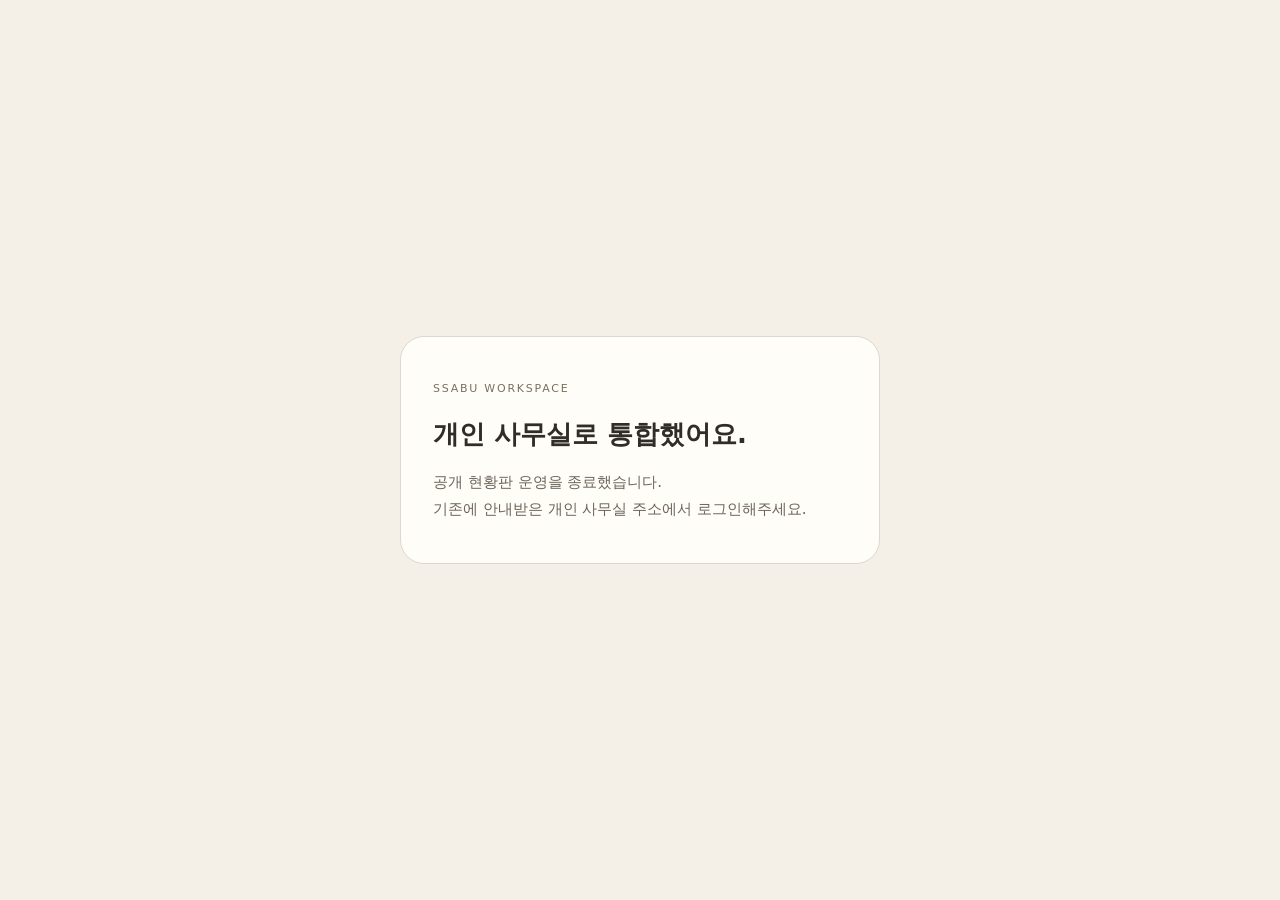
<file: index.html>
<!doctype html>
<html lang="ko">
<head>
  <meta charset="utf-8">
  <meta name="viewport" content="width=device-width,initial-scale=1">
  <meta name="robots" content="noindex,nofollow">
  <title>SSABU · 개인 사무실로 통합</title>
  <style>
    *{box-sizing:border-box}body{margin:0;min-height:100svh;display:grid;place-items:center;padding:24px;background:#f4f0e8;color:#302d28;font-family:system-ui,sans-serif}
    main{width:min(100%,480px);padding:40px 32px;border:1px solid #ded7cb;border-radius:24px;background:#fffdf8}
    small{font-size:11px;letter-spacing:.16em;color:#7a7061}h1{font-size:26px;line-height:1.4;margin:20px 0 16px}p{font-size:15px;line-height:1.8;color:#6c655b;margin:0}
  </style>
</head>
<body><main><small>SSABU WORKSPACE</small><h1>개인 사무실로 통합했어요.</h1><p>공개 현황판 운영을 종료했습니다.<br>기존에 안내받은 개인 사무실 주소에서 로그인해주세요.</p></main></body>
</html>
</file>
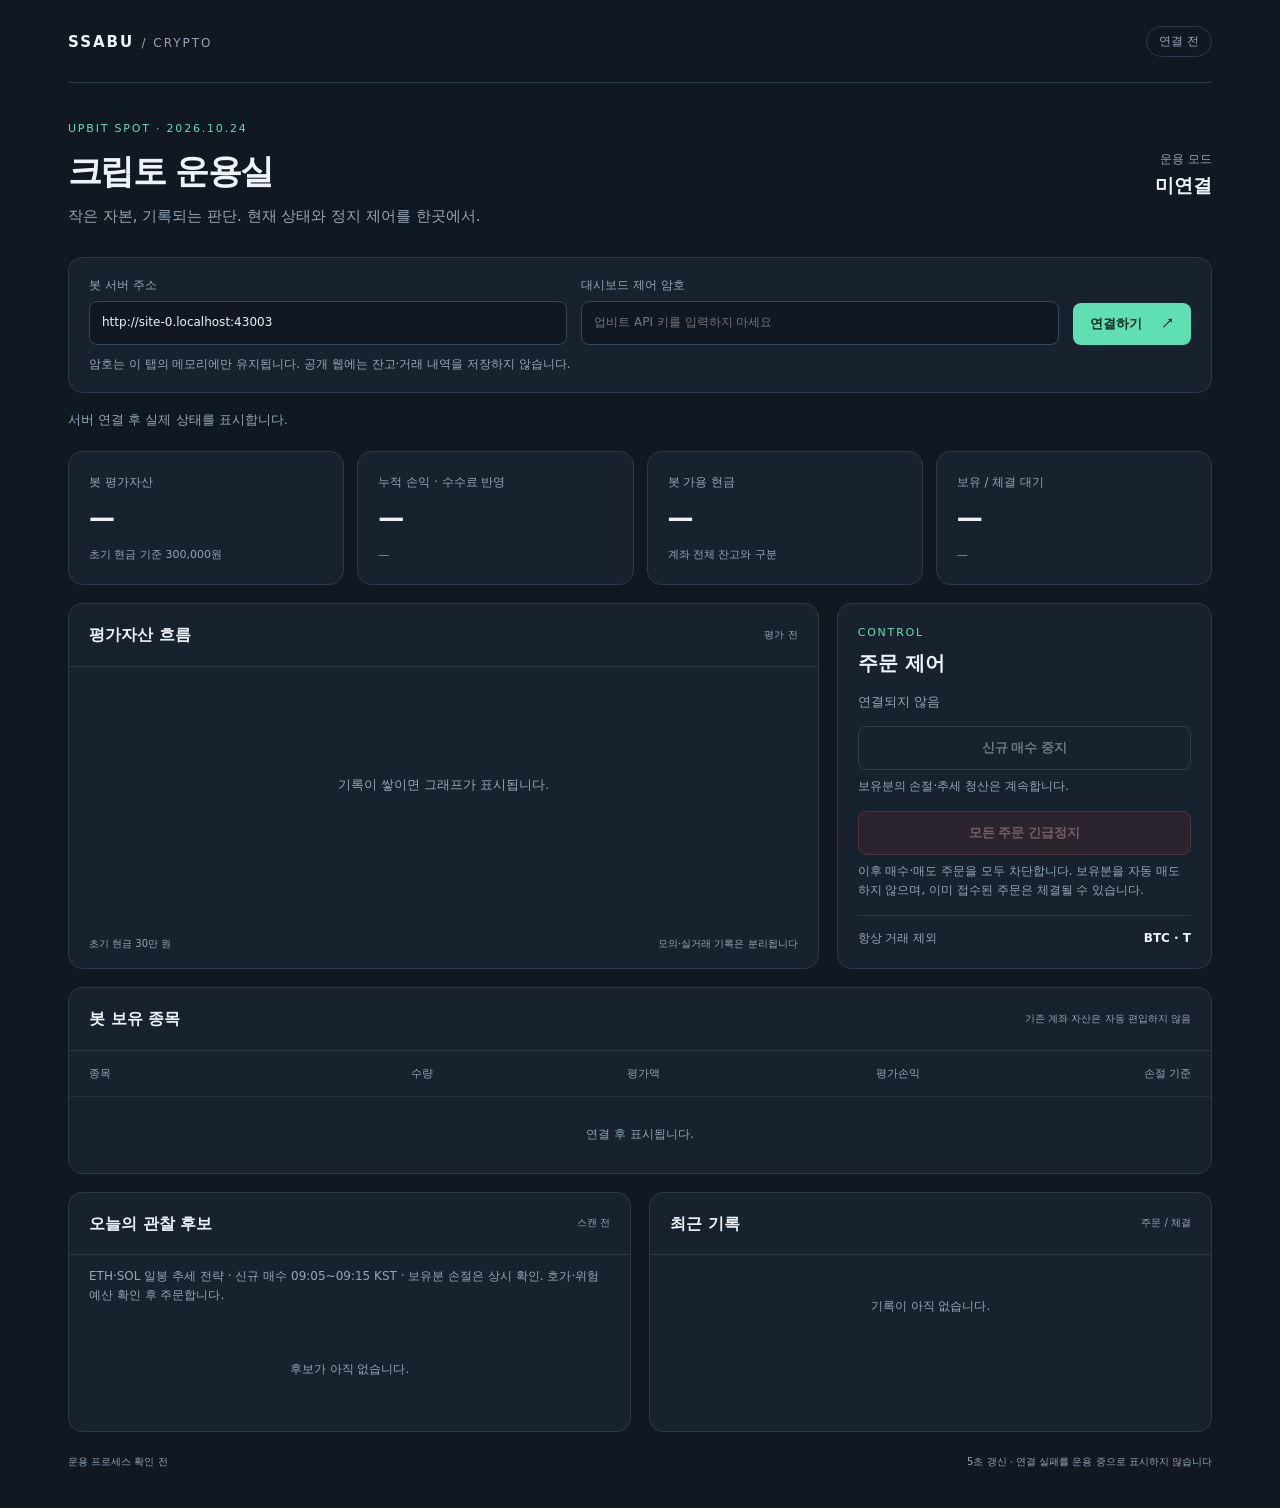
<file: crypto/index.html>
<!doctype html>
<html lang="ko"><head><meta charset="utf-8"><meta name="viewport" content="width=device-width, initial-scale=1">
<meta name="robots" content="noindex,nofollow"><meta name="referrer" content="no-referrer"><meta name="theme-color" content="#101821">
<title>크립토 운용실 · SSABU</title><link rel="stylesheet" href="style.css"><script src="app.js" defer></script></head>
<body><main>
<header><a class="brand" href="../">SSABU <span>/ CRYPTO</span></a><span id="connection" class="badge">연결 전</span></header>
<section class="hero"><div><p class="eyebrow">UPBIT SPOT · 2026.10.24</p><h1>크립토 운용실</h1><p class="muted">작은 자본, 기록되는 판단. 현재 상태와 정지 제어를 한곳에서.</p></div><div class="mode"><span>운용 모드</span><strong id="mode">미연결</strong></div></section>
<section class="connect panel"><form id="connectForm"><label>봇 서버 주소<input id="endpoint" type="url" placeholder="https://봇서버주소" required></label><label>대시보드 제어 암호<input id="token" type="password" placeholder="업비트 API 키를 입력하지 마세요" autocomplete="off" required></label><button type="submit">연결하기 <span>↗</span></button></form><p class="muted small">암호는 이 탭의 메모리에만 유지됩니다. 공개 웹에는 잔고·거래 내역을 저장하지 않습니다.</p></section>
<div id="notice" role="status" aria-live="polite">서버 연결 후 실제 상태를 표시합니다.</div>
<section class="metrics"><article class="panel"><span>봇 평가자산</span><strong id="equity">—</strong><small id="baseline">초기 현금 기준 300,000원</small></article><article class="panel"><span>누적 손익 · 수수료 반영</span><strong id="pnl">—</strong><small id="return">—</small></article><article class="panel"><span>봇 가용 현금</span><strong id="cash">—</strong><small>계좌 전체 잔고와 구분</small></article><article class="panel"><span>보유 / 체결 대기</span><strong id="positions">—</strong><small id="pending">—</small></article></section>
<section class="middle"><article class="panel chart"><div class="section-head"><h2>평가자산 흐름</h2><span id="valuedAt">평가 전</span></div><div id="chartEmpty">기록이 쌓이면 그래프가 표시됩니다.</div><svg id="chart" viewBox="0 0 760 220" role="img" aria-label="봇 평가자산 변화"><path id="curve" fill="none" stroke="#60dfb3" stroke-width="3"/></svg><div class="chart-footer"><span>초기 현금 30만 원</span><span>모의·실거래 기록은 분리됩니다</span></div></article>
<article class="panel controls"><p class="eyebrow">CONTROL</p><h2>주문 제어</h2><p id="controlState">연결되지 않음</p><button id="pause" class="outline" disabled>신규 매수 중지</button><p class="small muted">보유분의 손절·추세 청산은 계속합니다.</p><button id="halt" class="danger" disabled>모든 주문 긴급정지</button><p class="small muted">이후 매수·매도 주문을 모두 차단합니다. 보유분을 자동 매도하지 않으며, 이미 접수된 주문은 체결될 수 있습니다.</p><div class="guard"><span>항상 거래 제외</span><b>BTC · T</b></div></article></section>
<section class="panel"><div class="section-head"><h2>봇 보유 종목</h2><span>기존 계좌 자산은 자동 편입하지 않음</span></div><div class="scroll"><table><thead><tr><th>종목</th><th>수량</th><th>평가액</th><th>평가손익</th><th>손절 기준</th></tr></thead><tbody id="holdings"><tr><td colspan="5" class="empty">연결 후 표시됩니다.</td></tr></tbody></table></div></section>
<section class="bottom"><article class="panel"><div class="section-head"><h2>오늘의 관찰 후보</h2><span id="scanAt">스캔 전</span></div><p class="small muted inset">ETH·SOL 일봉 추세 전략 · 신규 매수 09:05~09:15 KST · 보유분 손절은 상시 확인. 호가·위험 예산 확인 후 주문합니다.</p><div id="candidates" class="list"><p class="empty">후보가 아직 없습니다.</p></div></article><article class="panel"><div class="section-head"><h2>최근 기록</h2><span>주문 / 체결</span></div><div id="events" class="list"><p class="empty">기록이 아직 없습니다.</p></div></article></section>
<footer><span id="heartbeat">운용 프로세스 확인 전</span><span>5초 갱신 · 연결 실패를 운용 중으로 표시하지 않습니다</span></footer>
</main><dialog id="confirmDialog"><h2 id="confirmTitle">주문 중지</h2><p id="confirmText"></p><p class="small muted">정지 상태는 재시작 후에도 유지됩니다. 웹에서는 재개할 수 없습니다.</p><div class="dialog-actions"><button id="cancelStop" class="outline">돌아가기</button><button id="confirmStop" class="danger">중지 요청</button></div></dialog></body></html>
</file>
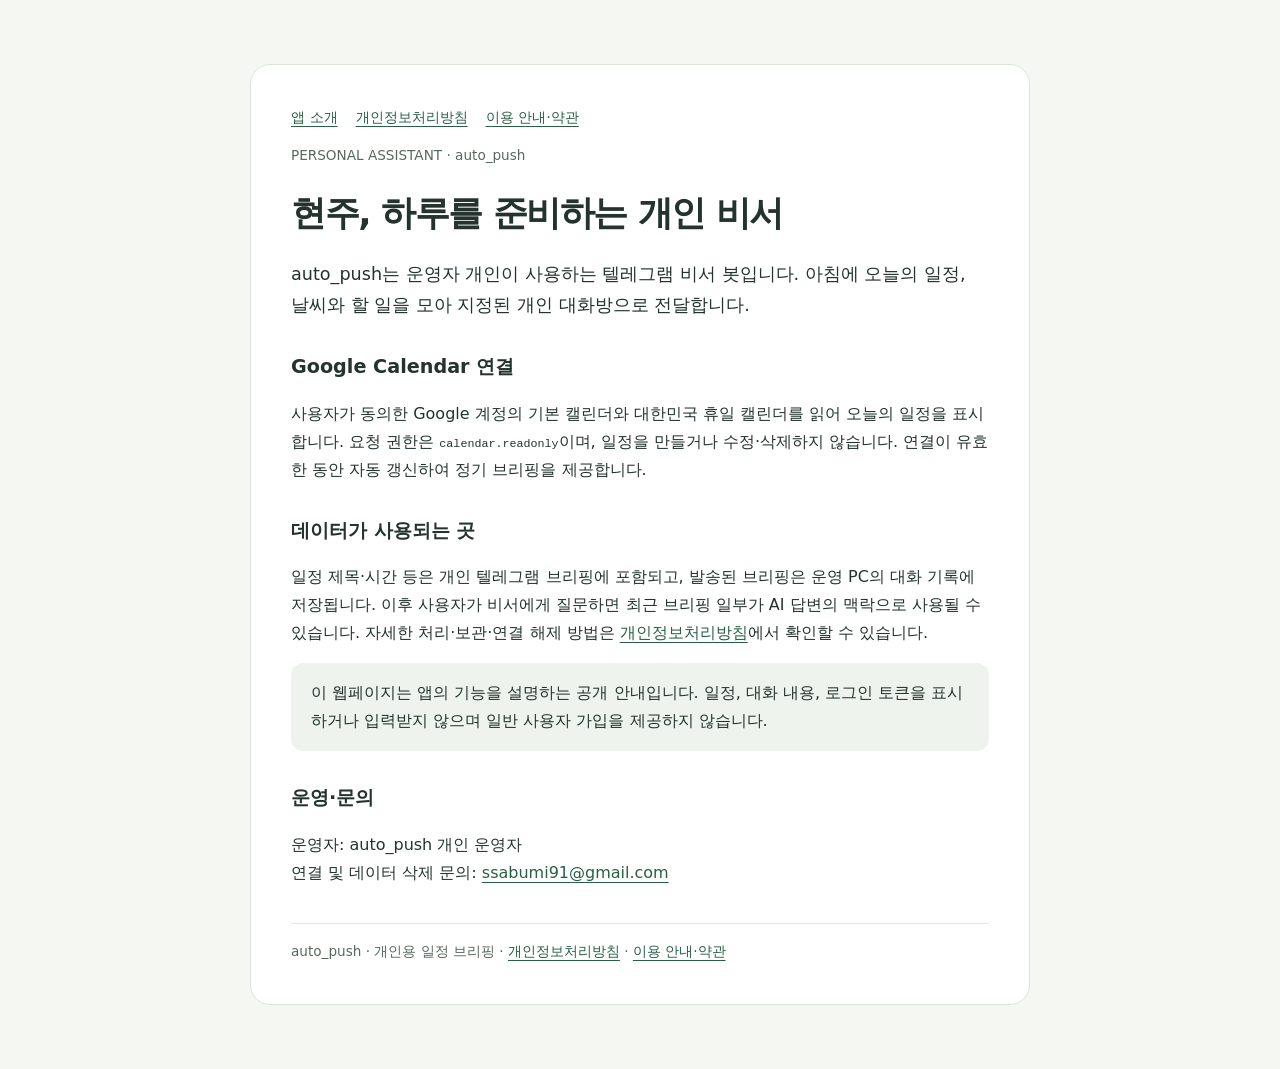
<file: google-auth/index.html>
<!doctype html>
<html lang="ko">
<head><meta charset="utf-8"><meta name="viewport" content="width=device-width,initial-scale=1"><meta name="referrer" content="no-referrer"><title>auto_push · 현주 개인 비서</title><meta name="description" content="Google Calendar 일정과 할 일을 개인 텔레그램 브리핑으로 정리하는 auto_push 소개"><link rel="stylesheet" href="style.css"></head>
<body><main>
<nav aria-label="문서"><a href="index.html" aria-current="page">앱 소개</a><a href="privacy.html">개인정보처리방침</a><a href="terms.html">이용 안내·약관</a></nav>
<p class="eyebrow">PERSONAL ASSISTANT · auto_push</p>
<h1>현주, 하루를 준비하는 개인 비서</h1>
<p class="lead">auto_push는 운영자 개인이 사용하는 텔레그램 비서 봇입니다. 아침에 오늘의 일정, 날씨와 할 일을 모아 지정된 개인 대화방으로 전달합니다.</p>
<h2>Google Calendar 연결</h2>
<p>사용자가 동의한 Google 계정의 기본 캘린더와 대한민국 휴일 캘린더를 읽어 오늘의 일정을 표시합니다. 요청 권한은 <code>calendar.readonly</code>이며, 일정을 만들거나 수정·삭제하지 않습니다. 연결이 유효한 동안 자동 갱신하여 정기 브리핑을 제공합니다.</p>
<h2>데이터가 사용되는 곳</h2>
<p>일정 제목·시간 등은 개인 텔레그램 브리핑에 포함되고, 발송된 브리핑은 운영 PC의 대화 기록에 저장됩니다. 이후 사용자가 비서에게 질문하면 최근 브리핑 일부가 AI 답변의 맥락으로 사용될 수 있습니다. 자세한 처리·보관·연결 해제 방법은 <a href="privacy.html">개인정보처리방침</a>에서 확인할 수 있습니다.</p>
<p class="notice">이 웹페이지는 앱의 기능을 설명하는 공개 안내입니다. 일정, 대화 내용, 로그인 토큰을 표시하거나 입력받지 않으며 일반 사용자 가입을 제공하지 않습니다.</p>
<h2>운영·문의</h2>
<p>운영자: auto_push 개인 운영자<br>연결 및 데이터 삭제 문의: <a href="mailto:ssabumi91@gmail.com">ssabumi91@gmail.com</a></p>
<footer>auto_push · 개인용 일정 브리핑 · <a href="privacy.html">개인정보처리방침</a> · <a href="terms.html">이용 안내·약관</a></footer>
</main></body></html>
</file>
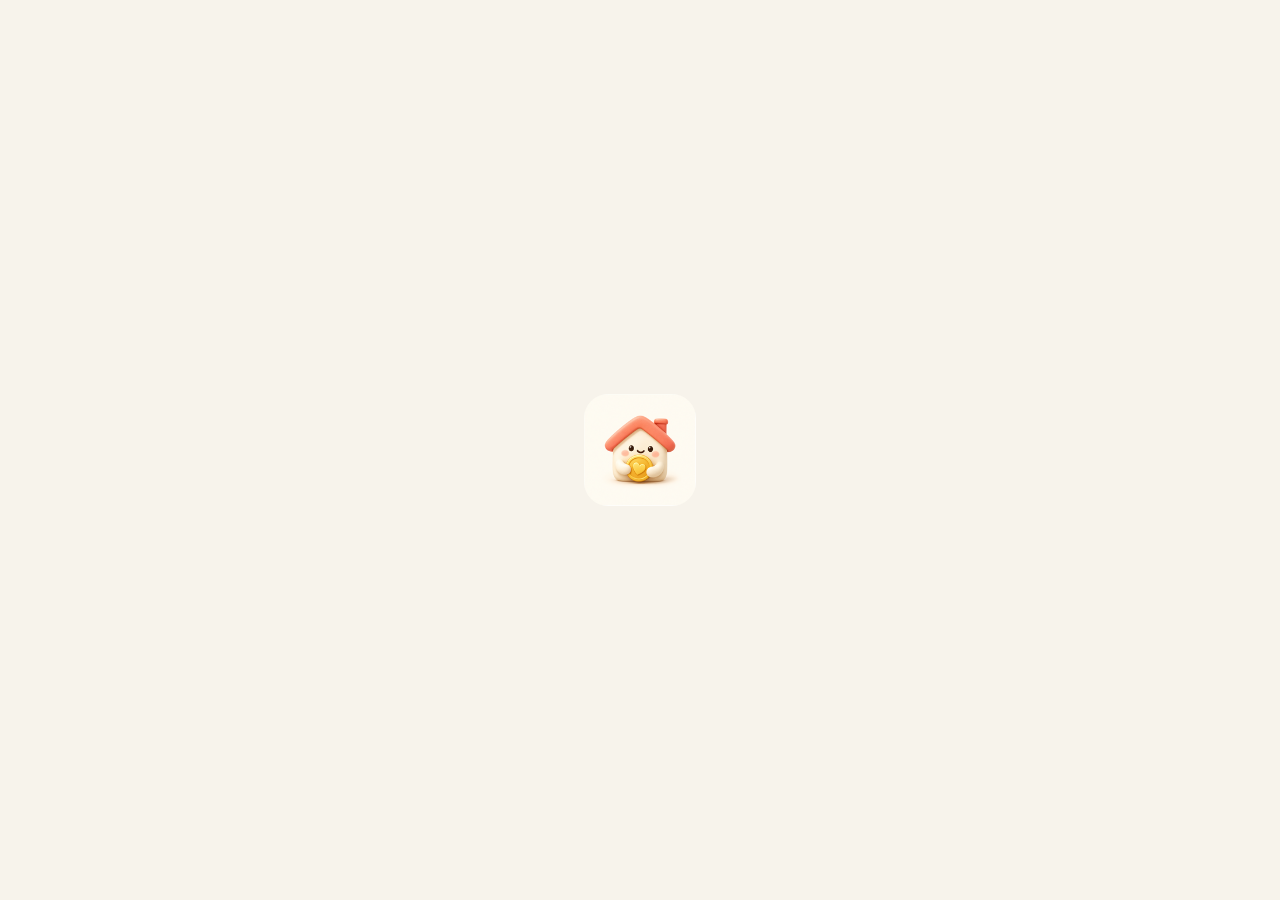
<file: household/index.html>
<!doctype html><html lang="ko"><head><meta name="application-name" content="jjaemeez asset"><meta charset="utf-8"><meta name="viewport" content="width=device-width,initial-scale=1"><meta name="robots" content="noindex,nofollow"><meta http-equiv="Content-Security-Policy" content="default-src 'self'; connect-src 'none'; object-src 'none'; base-uri 'none'"><meta http-equiv="refresh" content="0;url=./budget/"><title>째미즈 asset · 우리 집 예산</title></head><body><p><a href="./budget/">우리 집 예산 현황판 열기</a></p></body></html>
</file>
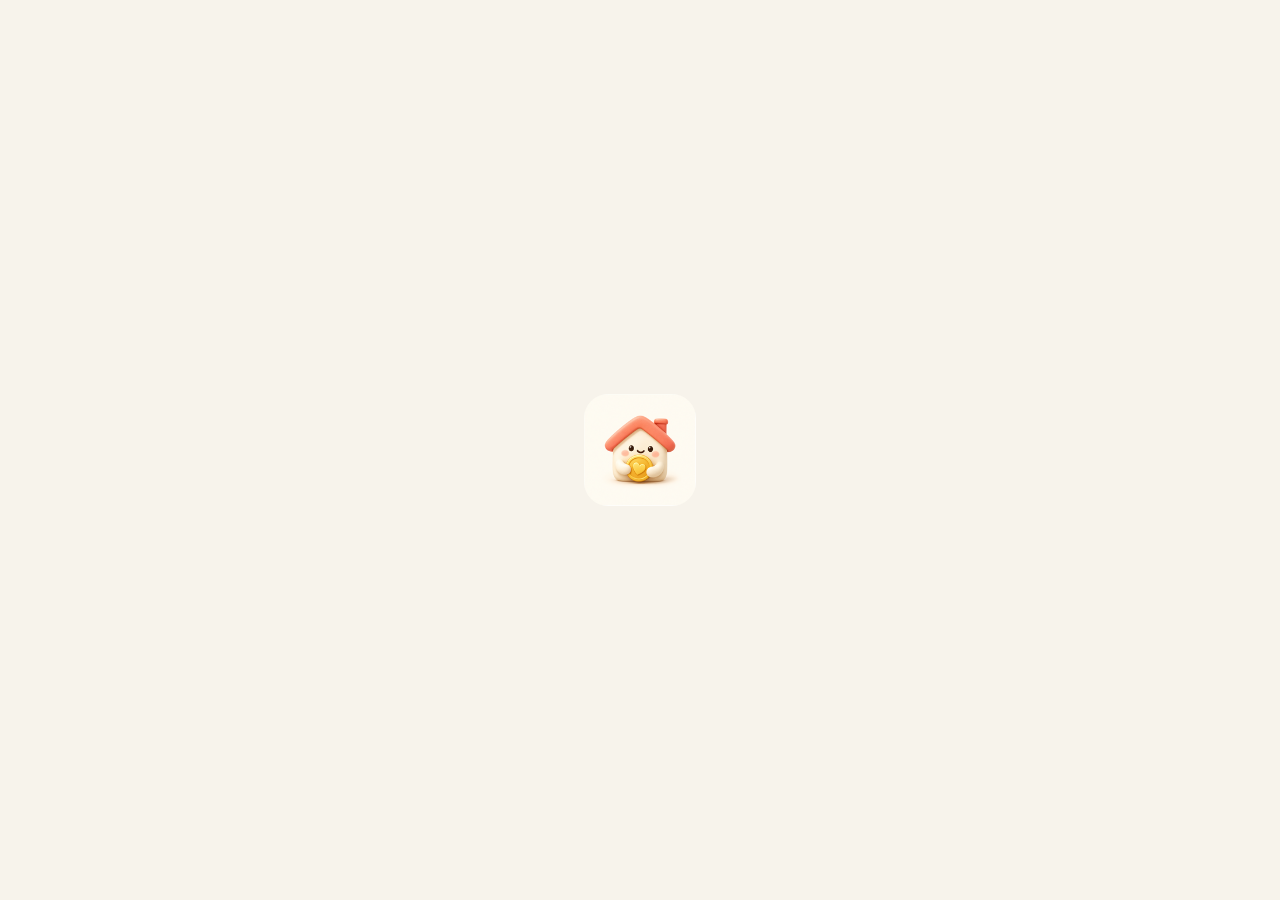
<file: household/account/index.html>
<!doctype html>
<html lang="ko"><head><meta charset="utf-8"><meta name="viewport" content="width=device-width,initial-scale=1"><meta name="robots" content="noindex,nofollow"><meta name="referrer" content="no-referrer"><meta http-equiv="Content-Security-Policy" content="default-src 'self'; connect-src 'none'; object-src 'none'; base-uri 'none'"><meta http-equiv="refresh" content="0;url=../budget/"><title>째미즈 · 우리 집 소비</title></head><body><main><p><a href="../budget/">우리 집 소비 홈으로 이동</a></p></main></body></html>
</file>
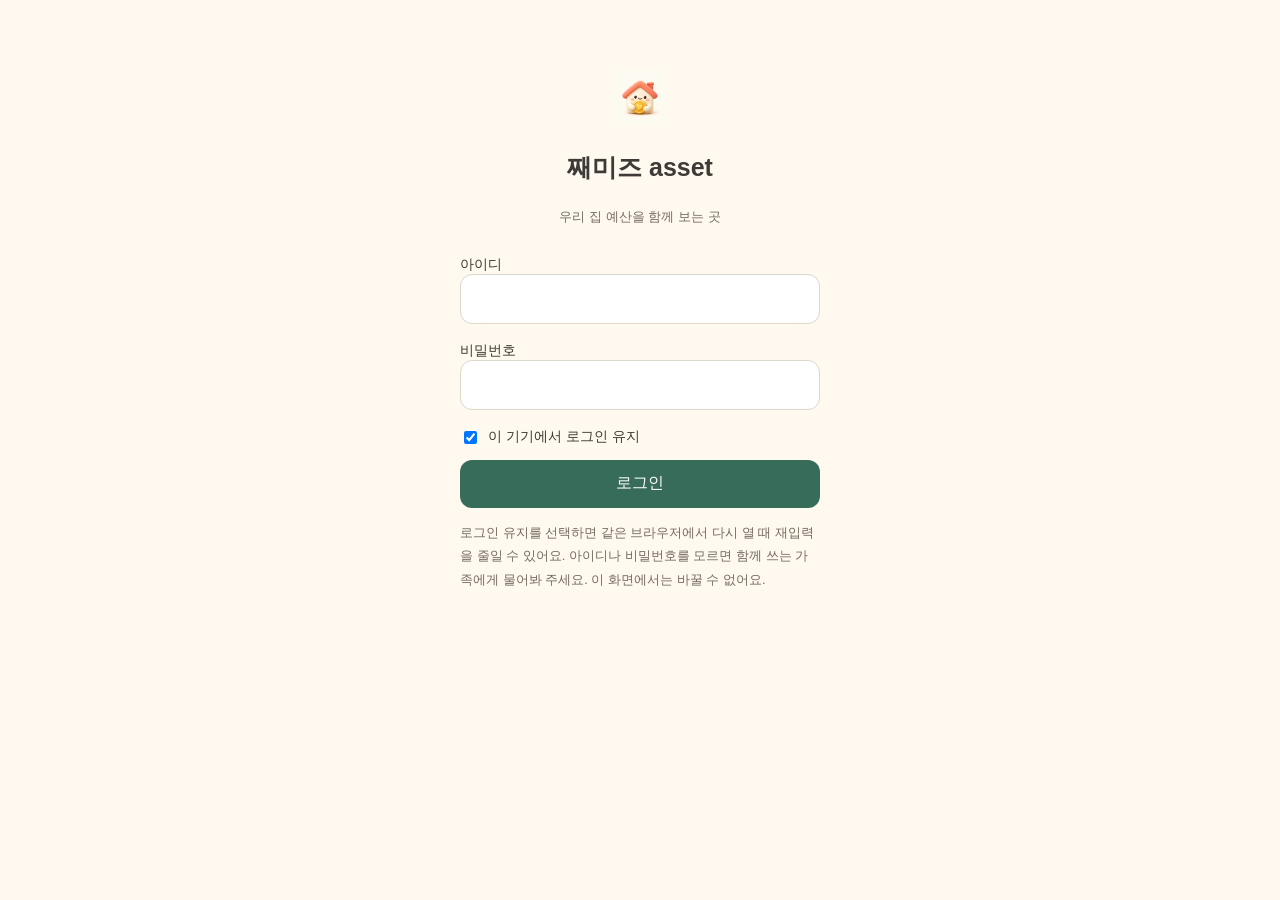
<file: household/budget/index.html>
<!doctype html><html lang="ko"><head><meta name="application-name" content="jjaemeez asset"><meta charset="utf-8"><meta name="viewport" content="width=device-width,initial-scale=1,viewport-fit=cover"><meta name="robots" content="noindex,nofollow"><meta name="referrer" content="no-referrer"><meta http-equiv="Content-Security-Policy" content="default-src 'self'; script-src 'self'; style-src 'self' 'unsafe-inline'; img-src 'self' blob: data:; manifest-src 'self' blob:; connect-src 'self' https://xcchskngoactqsiiutsp.supabase.co; object-src 'none'; base-uri 'none'; form-action 'none'"><title>째미즈 · 우리 집 소비</title><link rel="manifest" href="../manifest.webmanifest"><link rel="icon" href="../connect/app-icon.png"><link rel="apple-touch-icon" sizes="180x180" href="../shared/icon-180.png"><meta name="apple-mobile-web-app-capable" content="yes"><meta name="apple-mobile-web-app-title" content="째미즈 asset"><meta name="theme-color" content="#fff9f0"><link rel="stylesheet" href="dashboard.css?v=web20"><link rel="stylesheet" href="statement-auto.css?v=web23"><link rel="stylesheet" href="spending-control.css?v=web27"><script type="module" src="dashboard.mjs?v=web28"></script></head><body><a class="skip" href="#content">본문으로 건너뛰기</a><section id="login-panel" class="login-panel" hidden aria-labelledby="login-title">
<div id="in-app" class="notice-card warn" hidden><h2>앱 안의 브라우저로 열렸어요</h2><p>로그인이 유지되지 않을 수 있어요. 메뉴에서 ‘Safari로 열기’를 눌러 주세요.</p><button id="copy-link" type="button" class="secondary">주소 복사</button></div>
<div class="login-brand"><img src="../connect/app-icon.png" width="56" height="56" alt=""><h1 id="login-title">째미즈 asset</h1><p>우리 집 예산을 함께 보는 곳</p></div>
<p id="login-note" class="notice-card" role="status" hidden></p>
<form id="login-form"><label>아이디<input name="username" type="text" autocomplete="username" autocapitalize="off" autocorrect="off" spellcheck="false" required></label><label>비밀번호<input name="password" type="password" autocomplete="current-password" required></label><label class="check"><input id="remember" name="remember" type="checkbox" checked>이 기기에서 로그인 유지</label><p id="login-error" role="alert"></p><button type="submit">로그인</button></form>
<p class="notice-card warn storage-warning" role="status" hidden>이 브라우저에서는 로그인을 유지할 수 없어요. 다시 열면 로그인이 필요할 수 있어요.</p>
<p class="login-help">로그인 유지를 선택하면 같은 브라우저에서 다시 열 때 재입력을 줄일 수 있어요. 아이디나 비밀번호를 모르면 함께 쓰는 가족에게 물어봐 주세요. 이 화면에서는 바꿀 수 없어요.</p></section>
<div id="restoring" role="status"><img src="../shared/icon-192.png" width="112" height="112" alt="" fetchpriority="high"><span class="sr-only">째미즈 asset</span></div><div id="dashboard" hidden><div class="j-app"><header class="j-header"><a class="j-brand" href="./">째미즈<span>우리 집, 차곡차곡</span></a><div class="j-photos" aria-label="우리 가족 사진"></div></header><main id="content" class="j-main" tabindex="-1"></main><nav class="j-nav" aria-label="주요 메뉴"></nav></div><p id="announcement" class="sr-only" role="status" aria-live="polite"></p></div></body></html>
</file>
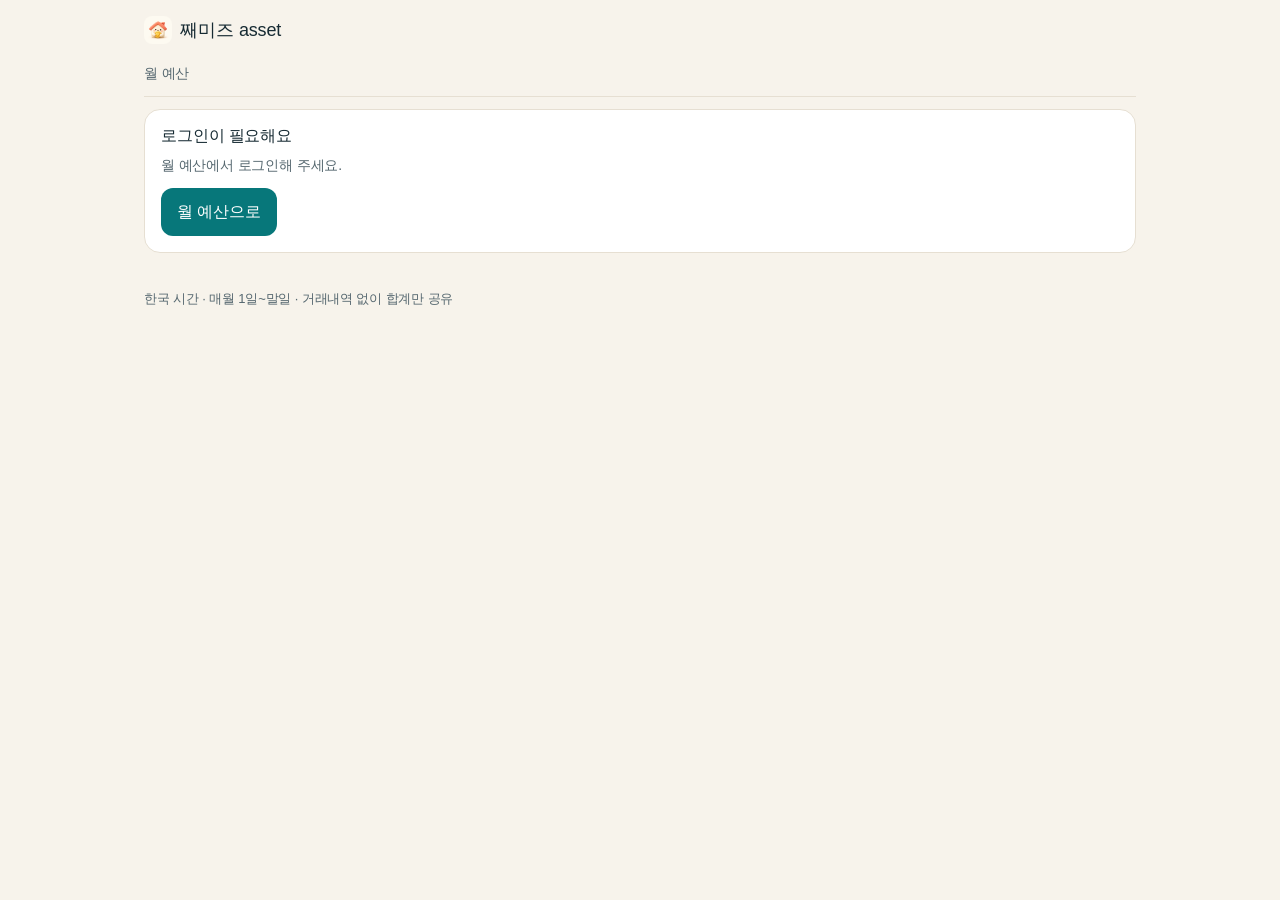
<file: household/connect/index.html>
<!doctype html>
<html lang="ko"><head><meta name="application-name" content="jjaemeez asset"><meta charset="utf-8"><meta name="viewport" content="width=device-width,initial-scale=1"><meta name="robots" content="noindex,nofollow"><meta name="referrer" content="no-referrer">
<meta http-equiv="Content-Security-Policy" content="default-src 'self'; script-src 'self'; style-src 'self'; connect-src https://xcchskngoactqsiiutsp.supabase.co; img-src 'self' data:; object-src 'none'; base-uri 'none'; form-action 'none'">
<title>째미즈 asset · 카드 연결</title><link rel="manifest" href="../manifest.webmanifest"><link rel="icon" type="image/png" href="app-icon.png"><link rel="apple-touch-icon" href="../shared/icon-180.png"><meta name="apple-mobile-web-app-capable" content="yes"><meta name="apple-mobile-web-app-title" content="째미즈 asset"><meta name="theme-color" content="#F7F3EB"><link rel="stylesheet" href="../shared/base.css?v=web12"><link rel="stylesheet" href="connect.css?v=web12"><script type="module" src="../shared/gate.mjs?v=web12"></script><script type="module" src="connect.mjs?v=web12"></script></head>
<body><a class="skip" href="#main">본문으로 건너뛰기</a><main id="main">
<header class="brand"><img src="app-icon.png" width="28" height="28" alt=""><a href="../budget/">째미즈 <span>asset</span></a></header><nav class="home-nav" id="home-nav" aria-label="우리 집 메뉴"><a href="../budget/">월 예산</a></nav>
<p id="gate-wait" class="message" role="status">확인하고 있어요.</p><div id="gate-notice" class="notice-card" hidden><h2 id="gate-title"></h2><p id="gate-body"></p><a class="button" href="../budget/">월 예산으로</a></div>
<div id="owner-view" hidden><h1>카드 연결</h1>
<nav class="panel card-links" id="card-links" aria-label="카드별 관리"><a href="#hana-status"><span><strong>하나 MOVING ONLINE</strong><small data-card-state="hana">확인 중</small></span><span>관리 →</span></a><a href="../kb/"><span><strong>KB 쿠팡 와우</strong><small data-card-state="kb">확인 중</small></span><span>관리 →</span></a><a href="../nh/"><span><strong>NH zgm 할인</strong><small data-card-state="nh">확인 중</small></span><span>관리 →</span></a><a href="../shinhan/"><span><strong>신한 K-패스</strong><small data-card-state="shinhan">확인 중</small></span><span>관리 →</span></a></nav>
<p id="status" role="status" aria-live="polite">저장된 로그인 확인 중…</p><a id="login" class="button" href="../budget/">우리 집 로그인</a>
<div id="actions" hidden>
<section class="total-card" id="hana-status" aria-live="polite"><div class="section-top"><label for="month">하나 월 수집 합계</label><span class="badge">일부 수집</span></div>
<div class="month-controls"><button id="previous-month" class="icon-button" type="button" aria-label="이전 달">‹</button><input id="month" type="month" min="2000-01" aria-describedby="month-help"><button id="next-month" class="icon-button" type="button" aria-label="다음 달">›</button></div>
<p id="capture-amount" class="amount">—</p><p id="capture-total" class="sr-only"></p><p id="capture-caption" class="total-caption"></p><p id="month-help" class="total-caption">수집분 기준이라 카드사 전체 이용액과 달라요.</p></section>
<section class="connection-card"><div class="section-top"><h2>수집 상태</h2><button id="reload" class="secondary" type="button">새로고침</button></div><p id="connection" class="connection-title"></p><details id="status-details"><summary>상태 자세히 보기</summary><p id="next-step"></p><p id="diagnostic" class="small" hidden></p><p class="small">진단은 마지막 보고 시점의 상태입니다. 실시간 접속이나 결제 건수를 뜻하지 않습니다.</p></details></section>
<details class="settings" id="guide"><summary>Android 앱과 진단</summary>
<p>키 생성·복사 없이 기기 연결을 준비하고 초대 링크로 새 기기를 승인합니다. 서버에는 월 합계와 중복 방지 정보만 새로 저장합니다. 기존 키·대기 자료를 유지하므로 앱을 삭제하지 않고 업데이트하세요. 처음 감지한 카드는 본인 카드인지 한 번 확인합니다.</p><p><a class="button" href="household-hana-diagnostic.apk?v=1.04" download>Android 앱 1.04 다운로드</a></p><p>이전 설치 보안 경고의 해소 여부는 확인되지 않았습니다. 다시 차단되면 보호 기능을 끄거나 우회하지 말고 중단하세요.</p><p class="small"><a href="source.zip?v=1.04" download>앱 소스</a> · <a href="verification.txt?v=1.04">서명·권한 확인</a> · <a href="https://github.com/Janbommi/public_web/releases/tag/household-v1.04">릴리스</a></p>
<p>Android 1.0: 각 카드의 ‘해외 결제·취소 보완’에서 카드사로 확인한 원화 금액을 해당 월 합계에 반영할 수 있습니다. 이미 포함된 결제나 이미 차감한 취소는 다시 입력하지 마세요. 취소·해외 PUSH 자동 반영은 실제 카드사 알림 검증 전입니다.</p>
<p>인터넷·절전 상태에 따라 반영이 늦어질 수 있습니다. 애매한 반복 알림은 확인 대기로 보류합니다. ‘전송 대기’라면 앱을 삭제하지 말고 잠시 뒤 상태를 확인하세요.</p><p>집계에 필요한 금액·시각은 처리 후 보관하지 않고, 월 합계와 불투명 중복 방지 정보만 새로 저장합니다. 원문·가맹점·카드번호는 보내지 않으며, 폰의 대기 자료는 암호화합니다. 알림 접근은 넓은 OS 권한이지만 연결한 카드 앱만 처리합니다. 보호 기능을 끄지 마세요.</p>
<h2>0.94 이하 수동 연결</h2><p>0.95 이상에서는 앱의 기기 연결에서 설정하세요. 아래 수동 키 기능은 이전 버전용입니다. 기존 키는 다시 만들지 마세요.</p><ol><li>앱 홈의 ‘하나 MOVING ONLINE’ → ‘연결 설정’에서 알림 접근을 허용하고 웹에서 만든 연결 키를 저장합니다.</li><li>다음 평소 하나Pay 일시불 알림을 기다립니다. 대기 중에는 추가 결제나 재설치가 필요 없습니다.</li><li>‘본인 카드 확인하고 자동 집계 시작’에서 카드·금액·시각을 확인하고 ‘맞아요 · 시작’을 누릅니다.</li></ol><div class="row"><button id="pair" disabled>폰 연결 키 만들기</button><button id="revoke" class="secondary" disabled>연결 해제</button></div>
<div id="secret" hidden><label for="token">이번에 발급한 연결 키</label><input id="token" type="password" readonly autocomplete="off" spellcheck="false"><button id="copy">키 복사</button><p class="small">앱의 ‘연결 키 저장’에 붙여넣고 클립보드에서 삭제하세요. 화면을 떠나면 키가 사라집니다. 키·비밀번호는 채팅에 보내지 마세요.</p></div></details>
<div class="signed-action"><button id="logout" class="secondary" type="button">로그아웃</button></div>
</div>
</div>
<footer>한국 시간 · 매월 1일~말일 · 거래내역 없이 합계만 공유</footer></main></body></html>
</file>
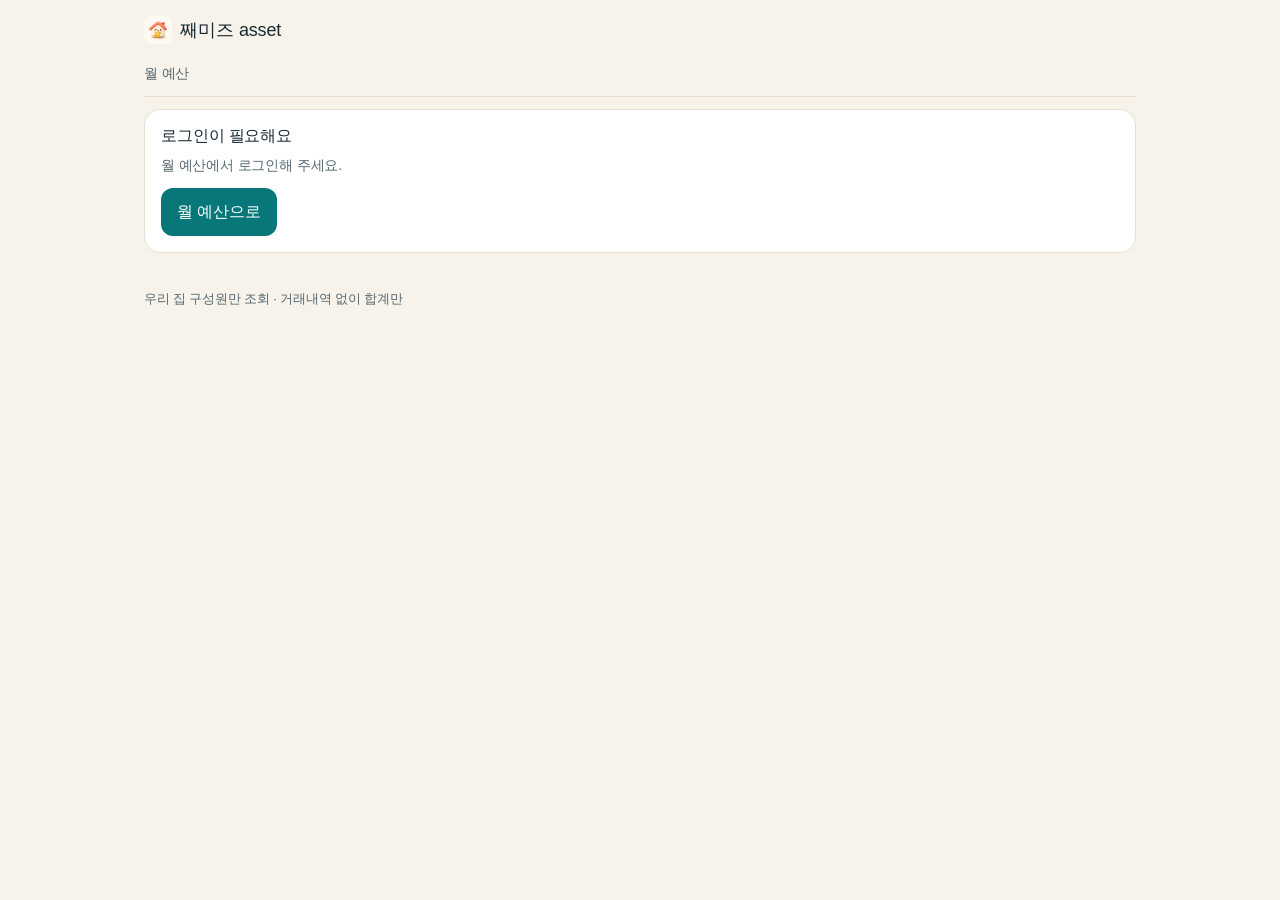
<file: household/kb/index.html>
<!doctype html><html lang="ko"><head><meta name="application-name" content="jjaemeez asset"><meta charset="utf-8"><meta name="viewport" content="width=device-width,initial-scale=1"><meta name="robots" content="noindex,nofollow"><meta name="referrer" content="no-referrer"><meta http-equiv="Content-Security-Policy" content="default-src 'self'; script-src 'self'; style-src 'self'; img-src 'self' data:; connect-src https://xcchskngoactqsiiutsp.supabase.co; object-src 'none'; base-uri 'none'; form-action 'none'"><title>째미즈 asset · KB 관리</title><link rel="icon" href="../connect/app-icon.png"><link rel="manifest" href="../manifest.webmanifest"><link rel="apple-touch-icon" href="../shared/icon-180.png"><meta name="apple-mobile-web-app-capable" content="yes"><meta name="apple-mobile-web-app-title" content="째미즈 asset"><meta name="theme-color" content="#F7F3EB"><link rel="stylesheet" href="../shared/base.css?v=web12"><link rel="stylesheet" href="../connect/connect.css?v=web12"><script type="module" src="../shared/gate.mjs?v=web12"></script><script type="module" src="kb.mjs?v=web12"></script></head>

<body><main><header class="brand"><img src="../connect/app-icon.png" width="28" height="28" alt=""><a href="../budget/">째미즈 <span>asset</span></a></header><nav class="home-nav" id="home-nav" aria-label="우리 집 메뉴"><a href="../budget/">월 예산</a></nav><p id="gate-wait" class="message" role="status">확인하고 있어요.</p><div id="gate-notice" class="notice-card" hidden><h2 id="gate-title"></h2><p id="gate-body"></p><a class="button" href="../budget/">월 예산으로</a></div><div id="owner-view" hidden><h1>KB 카드 관리</h1><p id="status" role="status">로그인을 확인하고 있어요.</p><a id="login" class="button" href="../budget/">우리 집 로그인</a>

<section id="summary" hidden><h2 id="connection-state"></h2><p>승인액은 월 예산에, 누적액은 별도 참고값으로 표시해요.</p><div class="row"><button id="refresh" class="secondary">새로고침</button><button id="pair" hidden>KB 전용 연결 키 만들기</button><button id="revoke" class="secondary" hidden>KB 연결 해제</button></div></section>

<section id="key-box" hidden><h2>이 폰의 KB 연결 키</h2><p>KB를 지원하는 수집 앱의 KB 설정에만 붙여넣으세요. 하나 연결 키 칸에는 넣지 마세요.</p><input id="key" type="password" readonly autocomplete="off" aria-label="KB 전용 연결 키"><button id="copy">연결 키 복사</button><button id="hide" class="secondary">키 표시 닫기</button><p>키는 이 화면에서만 보여줘요. 다른 사람에게 보내지 마세요.</p></section>

<details open><summary>0.94 이하 수동 연결</summary><ol><li>처음 연결할 때만 본인 계정으로 KB 전용 키를 만듭니다. 이미 연결했다면 새로 만들지 마세요.</li><li>앱 0.94 이하 홈의 ‘KB 쿠팡 와우’ → ‘KB 연결 설정’에 키를 붙여넣고 ‘동의하고 KB 키 연결’을 누릅니다.</li><li>다음 평소 KB Pay 알림을 받은 뒤 본인 쿠팡 와우 카드인지 ‘본인 카드 확인하고 시작’ → ‘맞아요 · 시작’에서 한 번 확인합니다. 이후 지원 알림은 자동 집계합니다.</li><li><a href="../budget/">월 예산</a>에서 KB 사용액과 누적액을 확인합니다.</li></ol><p id="app-status"><a class="button" href="../connect/household-hana-diagnostic.apk?v=1.04" download>Android 앱 1.04 다운로드</a></p><p>기존 앱을 삭제하지 않고 업데이트하세요. 네 카드의 기존 키와 설정은 그대로 유지됩니다. Android 12 이상 · 실제 폰 수신 확인 대기.</p><p class="small">이전 설치 보안 경고가 해소됐다는 뜻은 아닙니다. 다시 차단되면 보호 기능을 끄거나 우회하지 말고 중단하세요.</p><p class="small"><a href="https://github.com/Janbommi/public_web/releases/tag/household-v1.04">릴리스·검증 정보</a></p></details>

<details><summary>누적액과 수집 범위</summary><p>카드사 누적액은 연체액이 포함될 수 있는 참고값입니다. PUSH만으로 연체액을 분리할 수 없어 예산에 더하거나 차액을 지출로 만들지 않습니다.</p><p>국내 일시불 승인만 자동 수집하며 시작 전 거래·취소·할부·해외 결제는 자동 수집하지 않습니다. 1.0 앱에서는 확인한 해외 원화 금액과 취소 금액을 해당 월 합계에 직접 보완할 수 있습니다. 원문·가맹점·카드번호를 서버에 보내지 않습니다.</p></details><dialog id="revoke-dialog"><h2>KB 연결을 해제할까요?</h2><p>이 키의 추가 전송을 차단해요. 기존 집계는 유지돼요.</p><button id="cancel-revoke" class="secondary">유지</button><button id="confirm-revoke">연결 해제</button></dialog><details class="settings"><summary>이전 버전 안내</summary><p class="small">Android 0.95부터 새 연결은 앱 홈의 ‘기기 연결 · 초대’에서 합니다. 기존 폰은 ‘기존 연결로 자동 설정’, 새 폰은 초대 링크를 열고 기존 폰에서 승인하면 됩니다. 키 생성·복사는 필요 없습니다. 아래 수동 키 연결 안내는 이전 버전용입니다.</p><p class="small">Android 1.0: 각 카드의 ‘해외 결제·취소 보완’에서 카드사로 확인한 원화 금액을 해당 월 합계에 반영할 수 있습니다. 이미 포함된 결제나 이미 차감한 취소는 다시 입력하지 마세요. 취소·해외 PUSH 자동 반영은 실제 카드사 알림 검증 전입니다.</p></details></div><footer>우리 집 구성원만 조회 · 거래내역 없이 합계만</footer></main></body></html>
</file>
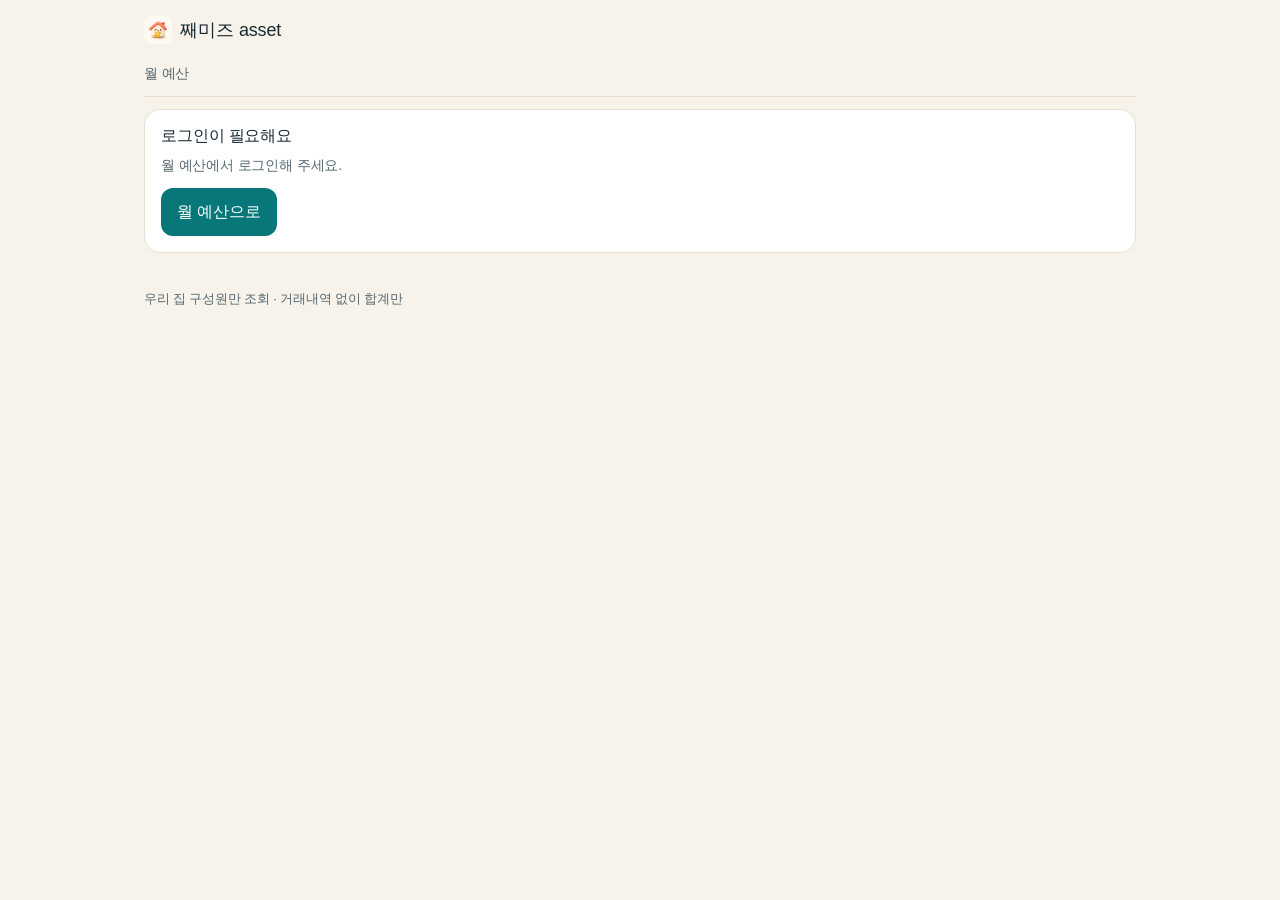
<file: household/nh/index.html>
<!doctype html><html lang="ko"><head><meta name="application-name" content="jjaemeez asset"><meta charset="utf-8"><meta name="viewport" content="width=device-width,initial-scale=1"><meta name="robots" content="noindex,nofollow"><meta name="referrer" content="no-referrer"><meta http-equiv="Content-Security-Policy" content="default-src 'self'; script-src 'self'; style-src 'self'; img-src 'self' data:; connect-src https://xcchskngoactqsiiutsp.supabase.co; object-src 'none'; base-uri 'none'; form-action 'none'"><title>째미즈 asset · NH 관리</title><link rel="icon" href="../connect/app-icon.png"><link rel="manifest" href="../manifest.webmanifest"><link rel="apple-touch-icon" href="../shared/icon-180.png"><meta name="apple-mobile-web-app-capable" content="yes"><meta name="apple-mobile-web-app-title" content="째미즈 asset"><meta name="theme-color" content="#F7F3EB"><link rel="stylesheet" href="../shared/base.css?v=web12"><link rel="stylesheet" href="../connect/connect.css?v=web12"><script type="module" src="../shared/gate.mjs?v=web12"></script><script type="module" src="nh.mjs?v=web12"></script></head>

<body><main><header class="brand"><img src="../connect/app-icon.png" width="28" height="28" alt=""><a href="../budget/">째미즈 <span>asset</span></a></header><nav class="home-nav" id="home-nav" aria-label="우리 집 메뉴"><a href="../budget/">월 예산</a></nav><p id="gate-wait" class="message" role="status">확인하고 있어요.</p><div id="gate-notice" class="notice-card" hidden><h2 id="gate-title"></h2><p id="gate-body"></p><a class="button" href="../budget/">월 예산으로</a></div><div id="owner-view" hidden><h1>NH 카드 관리</h1><p id="status" role="status">로그인을 확인하고 있어요.</p><a id="login" class="button" href="../budget/">우리 집 로그인</a>

<section id="summary" hidden><h2 id="connection-state"></h2><p>승인액은 월 예산에, 누적액은 별도 참고값으로 표시해요.</p><div class="row"><button id="refresh" class="secondary">새로고침</button><button id="pair" hidden>NH 전용 연결 키 만들기</button><button id="revoke" class="secondary" hidden>NH 연결 해제</button></div></section>

<section id="key-box" hidden><h2>이 폰의 NH 연결 키</h2><p>NH를 지원하는 수집 앱의 NH 설정에만 붙여넣으세요. 하나 연결 키 칸에는 넣지 마세요.</p><input id="key" type="password" readonly autocomplete="off" aria-label="NH 전용 연결 키"><button id="copy">연결 키 복사</button><button id="hide" class="secondary">키 표시 닫기</button><p>키는 이 화면에서만 보여줘요. 다른 사람에게 보내지 마세요.</p></section>

<details open><summary>0.94 이하 수동 연결</summary><ol><li>처음 연결할 때만 본인 계정으로 NH 전용 키를 만듭니다. 이미 연결했다면 새로 만들지 마세요.</li><li>앱 0.94 이하 홈의 ‘NH zgm 할인’ → ‘NH 연결 설정’에 키를 붙여넣고 ‘동의하고 NH 키 연결’을 누릅니다.</li><li>다음 평소 NH pay PUSH 알림(SMS는 미지원)을 받은 뒤 본인 zgm 할인 카드인지 ‘본인 카드 확인하고 시작’ → ‘맞아요 · 시작’에서 한 번 확인합니다. 이후 지원 알림은 자동 집계합니다.</li><li><a href="../budget/">월 예산</a>에서 NH 사용액과 누적액을 확인합니다.</li></ol><p id="app-status"><a class="button" href="../connect/household-hana-diagnostic.apk?v=1.04" download>Android 앱 1.04 다운로드</a></p><p>기존 앱을 삭제하지 않고 업데이트하세요. 네 카드의 기존 키와 설정은 그대로 유지됩니다. Android 12 이상 · 실제 폰 수신 확인 대기.</p><p class="small">이전 설치 보안 경고가 해소됐다는 뜻은 아닙니다. 다시 차단되면 보호 기능을 끄거나 우회하지 말고 중단하세요.</p><p class="small"><a href="https://github.com/Janbommi/public_web/releases/tag/household-v1.04">릴리스·검증 정보</a></p></details>

<details><summary>누적액과 수집 범위</summary><p>카드사 누적액은 연체액이 포함될 수 있는 참고값입니다. PUSH만으로 연체액을 분리할 수 없어 예산에 더하거나 차액을 지출로 만들지 않습니다.</p><p>국내 일시불 승인만 자동 수집하며 시작 전 거래·취소·할부·해외 결제는 자동 수집하지 않습니다. 1.0 앱에서는 확인한 해외 원화 금액과 취소 금액을 해당 월 합계에 직접 보완할 수 있습니다. 원문·가맹점·카드번호를 서버에 보내지 않습니다.</p></details><dialog id="revoke-dialog"><h2>NH 연결을 해제할까요?</h2><p>이 키의 추가 전송을 차단해요. 기존 집계는 유지돼요.</p><button id="cancel-revoke" class="secondary">유지</button><button id="confirm-revoke">연결 해제</button></dialog><details class="settings"><summary>이전 버전 안내</summary><p class="small">Android 0.95부터 새 연결은 앱 홈의 ‘기기 연결 · 초대’에서 합니다. 기존 폰은 ‘기존 연결로 자동 설정’, 새 폰은 초대 링크를 열고 기존 폰에서 승인하면 됩니다. 키 생성·복사는 필요 없습니다. 아래 수동 키 연결 안내는 이전 버전용입니다.</p><p class="small">Android 1.0: 각 카드의 ‘해외 결제·취소 보완’에서 카드사로 확인한 원화 금액을 해당 월 합계에 반영할 수 있습니다. 이미 포함된 결제나 이미 차감한 취소는 다시 입력하지 마세요. 취소·해외 PUSH 자동 반영은 실제 카드사 알림 검증 전입니다.</p></details></div><footer>우리 집 구성원만 조회 · 거래내역 없이 합계만</footer></main></body></html>
</file>
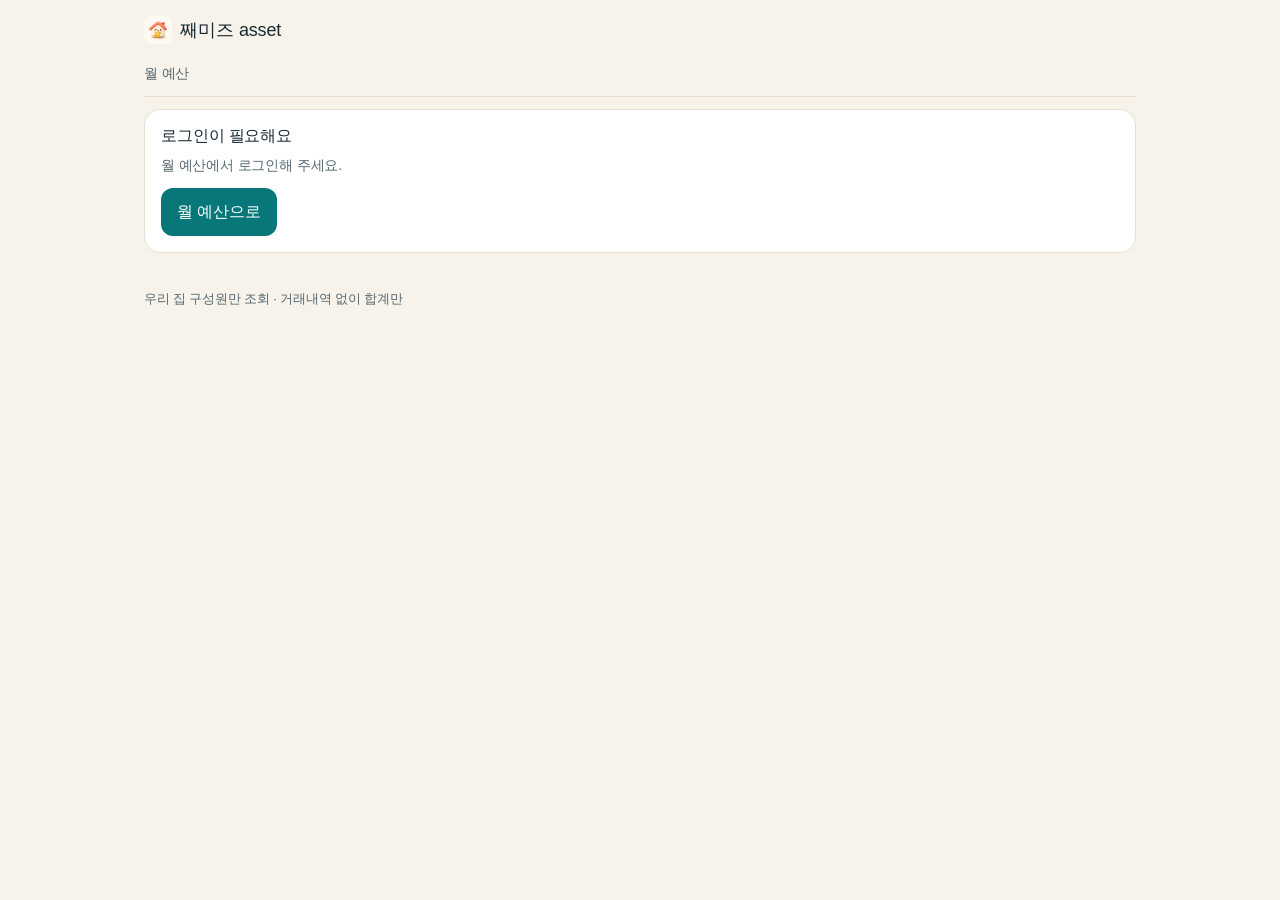
<file: household/shinhan/index.html>
<!doctype html><html lang="ko"><head><meta name="application-name" content="jjaemeez asset"><meta charset="utf-8"><meta name="viewport" content="width=device-width,initial-scale=1"><meta name="robots" content="noindex,nofollow"><meta name="referrer" content="no-referrer"><meta http-equiv="Content-Security-Policy" content="default-src 'self'; script-src 'self'; style-src 'self'; img-src 'self' data:; connect-src https://xcchskngoactqsiiutsp.supabase.co; object-src 'none'; base-uri 'none'; form-action 'none'"><title>째미즈 asset · 신한 관리</title><link rel="icon" href="../connect/app-icon.png"><link rel="manifest" href="../manifest.webmanifest"><link rel="apple-touch-icon" href="../shared/icon-180.png"><meta name="apple-mobile-web-app-capable" content="yes"><meta name="apple-mobile-web-app-title" content="째미즈 asset"><meta name="theme-color" content="#F7F3EB"><link rel="stylesheet" href="../shared/base.css?v=web12"><link rel="stylesheet" href="../connect/connect.css?v=web12"><script type="module" src="../shared/gate.mjs?v=web12"></script><script type="module" src="shinhan.mjs?v=web12"></script></head>

<body><main><header class="brand"><img src="../connect/app-icon.png" width="28" height="28" alt=""><a href="../budget/">째미즈 <span>asset</span></a></header><nav class="home-nav" id="home-nav" aria-label="우리 집 메뉴"><a href="../budget/">월 예산</a></nav><p id="gate-wait" class="message" role="status">확인하고 있어요.</p><div id="gate-notice" class="notice-card" hidden><h2 id="gate-title"></h2><p id="gate-body"></p><a class="button" href="../budget/">월 예산으로</a></div><div id="owner-view" hidden><h1>신한 카드 관리</h1><p id="status" role="status">로그인을 확인하고 있어요.</p><a id="login" class="button" href="../budget/">우리 집 로그인</a>

<section id="summary" hidden><h2 id="connection-state"></h2><p>승인액은 월 예산에, 누적액은 별도 참고값으로 표시해요.</p><div class="row"><button id="refresh" class="secondary">새로고침</button><button id="pair" hidden>신한 전용 연결 키 만들기</button><button id="revoke" class="secondary" hidden>신한 연결 해제</button></div></section>

<section id="key-box" hidden><h2>이 폰의 신한 연결 키</h2><p>신한를 지원하는 수집 앱의 신한 설정에만 붙여넣으세요. 하나 연결 키 칸에는 넣지 마세요.</p><input id="key" type="password" readonly autocomplete="off" aria-label="신한 전용 연결 키"><button id="copy">연결 키 복사</button><button id="hide" class="secondary">키 표시 닫기</button><p>키는 이 화면에서만 보여줘요. 다른 사람에게 보내지 마세요.</p></section>

<details open><summary>0.94 이하 수동 연결</summary><ol><li>처음 연결할 때만 본인 계정으로 신한 전용 키를 만듭니다. 이미 연결했다면 새로 만들지 마세요.</li><li>앱 0.94 이하 홈의 ‘신한 K-패스’ → ‘신한 연결 설정’에 키를 붙여넣고 ‘동의하고 신한 키 연결’을 누릅니다.</li><li>다음 평소 신한 SOL페이 알림을 받은 뒤 본인 K-패스 카드인지 ‘본인 카드 확인하고 시작’ → ‘맞아요 · 시작’에서 한 번 확인합니다. 이후 지원 알림은 자동 집계합니다.</li><li><a href="../budget/">월 예산</a>에서 신한 사용액과 누적액을 확인합니다.</li></ol><p id="app-status"><a class="button" href="../connect/household-hana-diagnostic.apk?v=1.04" download>Android 앱 1.04 다운로드</a></p><p>기존 앱을 삭제하지 않고 업데이트하세요. 네 카드의 기존 키와 설정은 그대로 유지됩니다. Android 12 이상 · 실제 폰 수신 확인 대기.</p><p class="small">이전 설치 보안 경고가 해소됐다는 뜻은 아닙니다. 다시 차단되면 보호 기능을 끄거나 우회하지 말고 중단하세요.</p><p class="small"><a href="https://github.com/Janbommi/public_web/releases/tag/household-v1.04">릴리스·검증 정보</a></p></details>

<details><summary>누적액과 수집 범위</summary><p>카드사 누적액은 연체액이 포함될 수 있는 참고값입니다. PUSH만으로 연체액을 분리할 수 없어 예산에 더하거나 차액을 지출로 만들지 않습니다.</p><p>국내 일시불 승인만 자동 수집하며 시작 전 거래·취소·할부·해외 결제는 자동 수집하지 않습니다. 1.0 앱에서는 확인한 해외 원화 금액과 취소 금액을 해당 월 합계에 직접 보완할 수 있습니다. 원문·가맹점·카드번호를 서버에 보내지 않습니다.</p></details><dialog id="revoke-dialog"><h2>신한 연결을 해제할까요?</h2><p>이 키의 추가 전송을 차단해요. 기존 집계는 유지돼요.</p><button id="cancel-revoke" class="secondary">유지</button><button id="confirm-revoke">연결 해제</button></dialog><details class="settings"><summary>이전 버전 안내</summary><p class="small">Android 0.95부터 새 연결은 앱 홈의 ‘기기 연결 · 초대’에서 합니다. 기존 폰은 ‘기존 연결로 자동 설정’, 새 폰은 초대 링크를 열고 기존 폰에서 승인하면 됩니다. 키 생성·복사는 필요 없습니다. 아래 수동 키 연결 안내는 이전 버전용입니다.</p><p class="small">Android 1.0: 각 카드의 ‘해외 결제·취소 보완’에서 카드사로 확인한 원화 금액을 해당 월 합계에 반영할 수 있습니다. 이미 포함된 결제나 이미 차감한 취소는 다시 입력하지 마세요. 취소·해외 PUSH 자동 반영은 실제 카드사 알림 검증 전입니다.</p></details></div><footer>우리 집 구성원만 조회 · 거래내역 없이 합계만</footer></main></body></html>
</file>
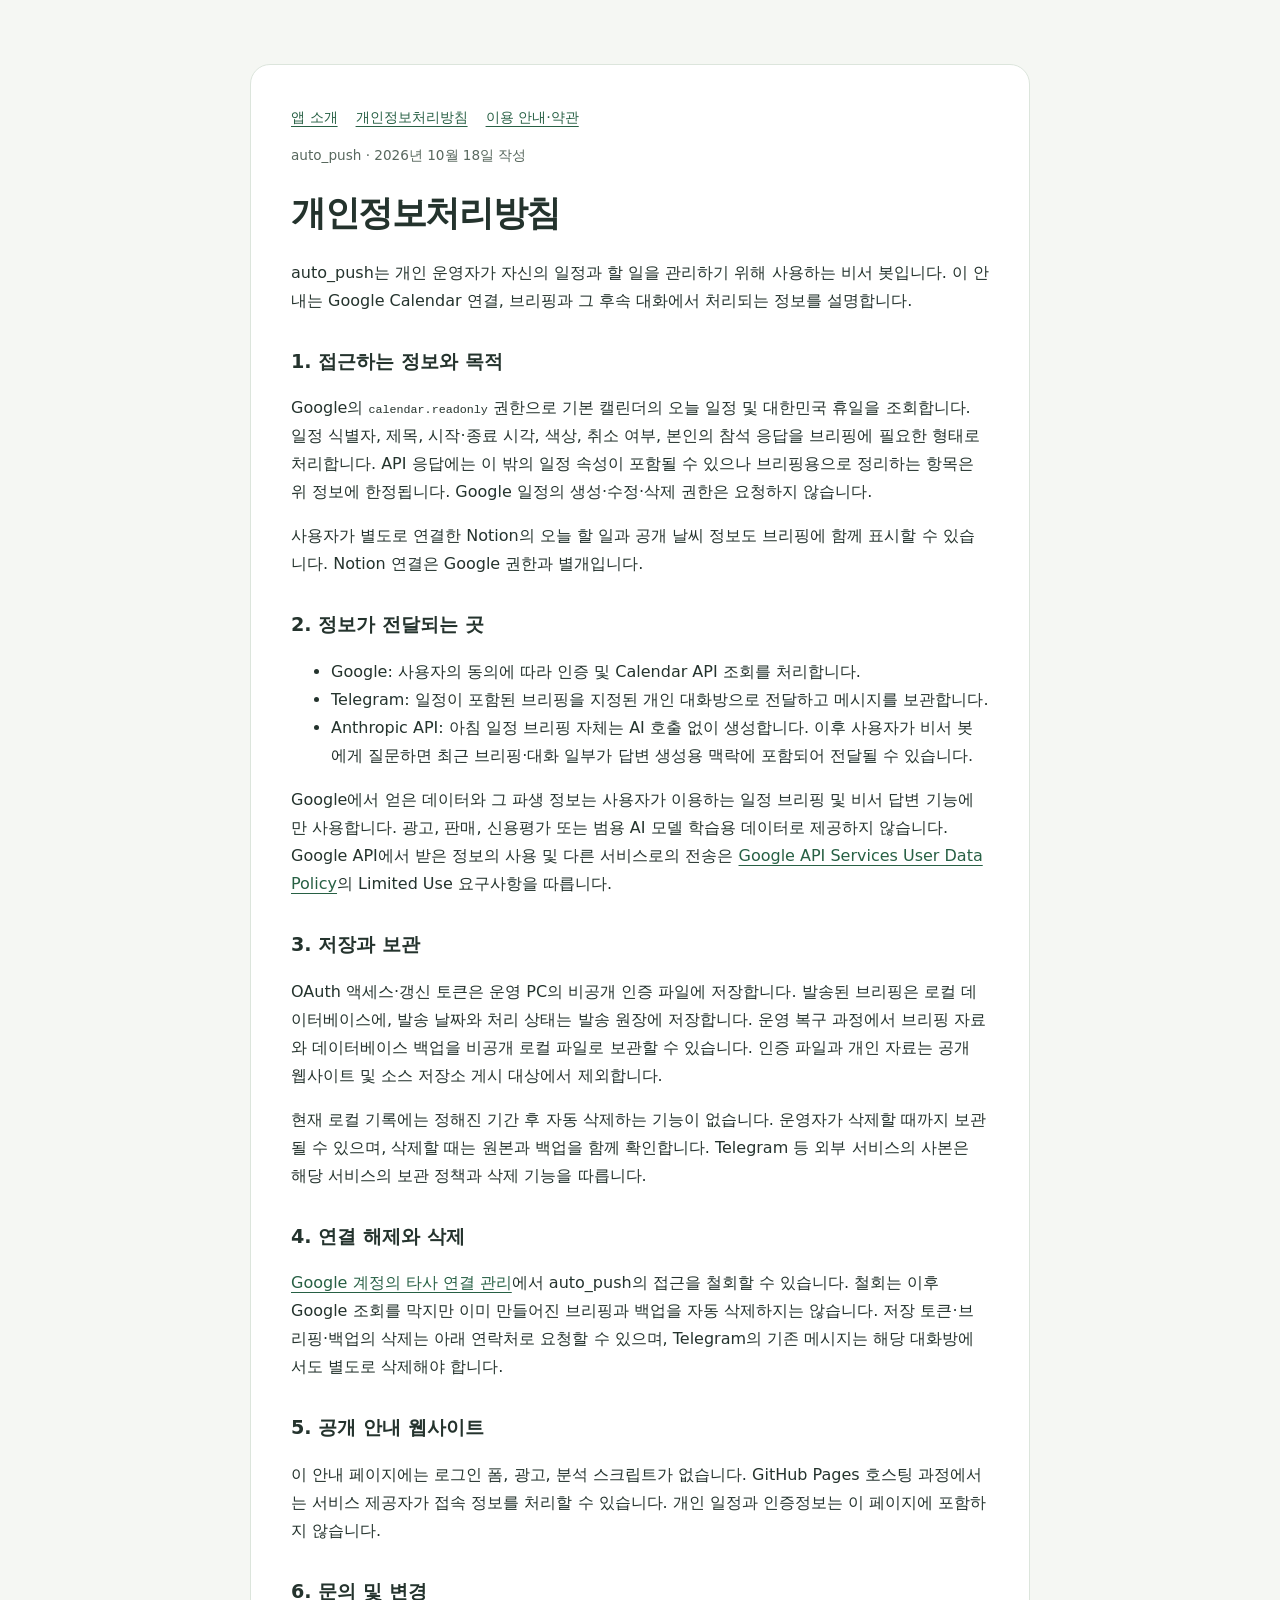
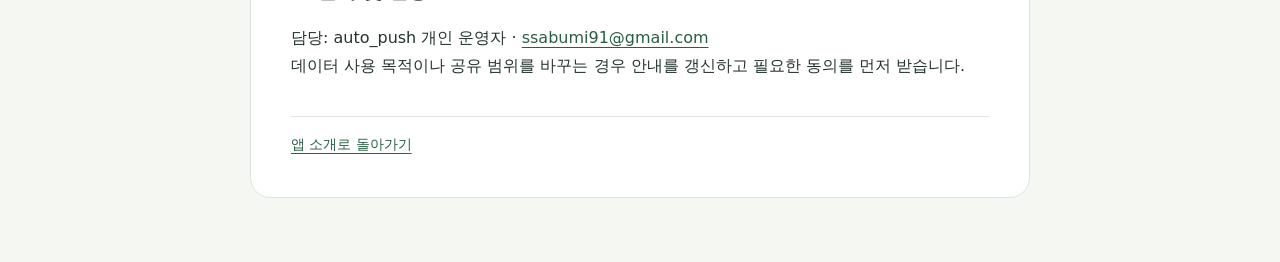
<file: google-auth/privacy.html>
<!doctype html>
<html lang="ko">
<head><meta charset="utf-8"><meta name="viewport" content="width=device-width,initial-scale=1"><meta name="referrer" content="no-referrer"><title>개인정보처리방침 · auto_push</title><link rel="stylesheet" href="style.css"></head>
<body><main>
<nav aria-label="문서"><a href="index.html">앱 소개</a><a href="privacy.html" aria-current="page">개인정보처리방침</a><a href="terms.html">이용 안내·약관</a></nav>
<p class="eyebrow">auto_push · 2026년 10월 18일 작성</p><h1>개인정보처리방침</h1>
<p>auto_push는 개인 운영자가 자신의 일정과 할 일을 관리하기 위해 사용하는 비서 봇입니다. 이 안내는 Google Calendar 연결, 브리핑과 그 후속 대화에서 처리되는 정보를 설명합니다.</p>
<h2>1. 접근하는 정보와 목적</h2>
<p>Google의 <code>calendar.readonly</code> 권한으로 기본 캘린더의 오늘 일정 및 대한민국 휴일을 조회합니다. 일정 식별자, 제목, 시작·종료 시각, 색상, 취소 여부, 본인의 참석 응답을 브리핑에 필요한 형태로 처리합니다. API 응답에는 이 밖의 일정 속성이 포함될 수 있으나 브리핑용으로 정리하는 항목은 위 정보에 한정됩니다. Google 일정의 생성·수정·삭제 권한은 요청하지 않습니다.</p>
<p>사용자가 별도로 연결한 Notion의 오늘 할 일과 공개 날씨 정보도 브리핑에 함께 표시할 수 있습니다. Notion 연결은 Google 권한과 별개입니다.</p>
<h2>2. 정보가 전달되는 곳</h2>
<ul><li>Google: 사용자의 동의에 따라 인증 및 Calendar API 조회를 처리합니다.</li><li>Telegram: 일정이 포함된 브리핑을 지정된 개인 대화방으로 전달하고 메시지를 보관합니다.</li><li>Anthropic API: 아침 일정 브리핑 자체는 AI 호출 없이 생성합니다. 이후 사용자가 비서 봇에게 질문하면 최근 브리핑·대화 일부가 답변 생성용 맥락에 포함되어 전달될 수 있습니다.</li></ul>
<p>Google에서 얻은 데이터와 그 파생 정보는 사용자가 이용하는 일정 브리핑 및 비서 답변 기능에만 사용합니다. 광고, 판매, 신용평가 또는 범용 AI 모델 학습용 데이터로 제공하지 않습니다. Google API에서 받은 정보의 사용 및 다른 서비스로의 전송은 <a href="https://developers.google.com/terms/api-services-user-data-policy">Google API Services User Data Policy</a>의 Limited Use 요구사항을 따릅니다.</p>
<h2>3. 저장과 보관</h2>
<p>OAuth 액세스·갱신 토큰은 운영 PC의 비공개 인증 파일에 저장합니다. 발송된 브리핑은 로컬 데이터베이스에, 발송 날짜와 처리 상태는 발송 원장에 저장합니다. 운영 복구 과정에서 브리핑 자료와 데이터베이스 백업을 비공개 로컬 파일로 보관할 수 있습니다. 인증 파일과 개인 자료는 공개 웹사이트 및 소스 저장소 게시 대상에서 제외합니다.</p>
<p>현재 로컬 기록에는 정해진 기간 후 자동 삭제하는 기능이 없습니다. 운영자가 삭제할 때까지 보관될 수 있으며, 삭제할 때는 원본과 백업을 함께 확인합니다. Telegram 등 외부 서비스의 사본은 해당 서비스의 보관 정책과 삭제 기능을 따릅니다.</p>
<h2>4. 연결 해제와 삭제</h2>
<p><a href="https://myaccount.google.com/connections">Google 계정의 타사 연결 관리</a>에서 auto_push의 접근을 철회할 수 있습니다. 철회는 이후 Google 조회를 막지만 이미 만들어진 브리핑과 백업을 자동 삭제하지는 않습니다. 저장 토큰·브리핑·백업의 삭제는 아래 연락처로 요청할 수 있으며, Telegram의 기존 메시지는 해당 대화방에서도 별도로 삭제해야 합니다.</p>
<h2>5. 공개 안내 웹사이트</h2>
<p>이 안내 페이지에는 로그인 폼, 광고, 분석 스크립트가 없습니다. GitHub Pages 호스팅 과정에서는 서비스 제공자가 접속 정보를 처리할 수 있습니다. 개인 일정과 인증정보는 이 페이지에 포함하지 않습니다.</p>
<h2>6. 문의 및 변경</h2>
<p>담당: auto_push 개인 운영자 · <a href="mailto:ssabumi91@gmail.com">ssabumi91@gmail.com</a><br>데이터 사용 목적이나 공유 범위를 바꾸는 경우 안내를 갱신하고 필요한 동의를 먼저 받습니다.</p>
<footer><a href="index.html">앱 소개로 돌아가기</a></footer>
</main></body></html>
</file>
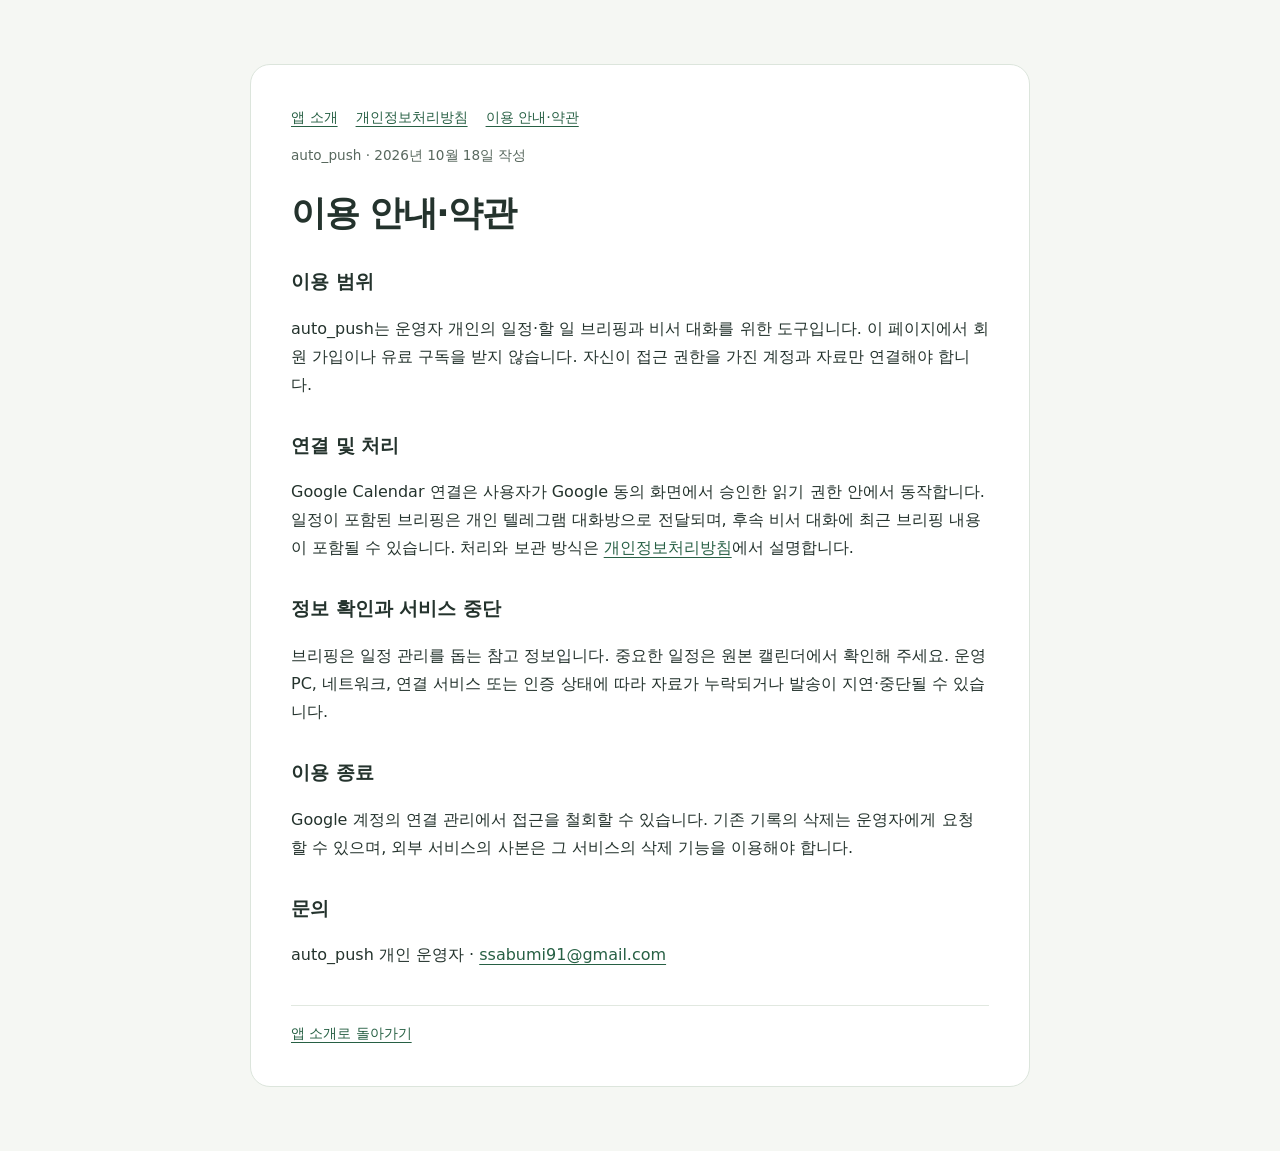
<file: google-auth/terms.html>
<!doctype html>
<html lang="ko">
<head><meta charset="utf-8"><meta name="viewport" content="width=device-width,initial-scale=1"><meta name="referrer" content="no-referrer"><title>이용 안내·약관 · auto_push</title><link rel="stylesheet" href="style.css"></head>
<body><main>
<nav aria-label="문서"><a href="index.html">앱 소개</a><a href="privacy.html">개인정보처리방침</a><a href="terms.html" aria-current="page">이용 안내·약관</a></nav>
<p class="eyebrow">auto_push · 2026년 10월 18일 작성</p><h1>이용 안내·약관</h1>
<h2>이용 범위</h2><p>auto_push는 운영자 개인의 일정·할 일 브리핑과 비서 대화를 위한 도구입니다. 이 페이지에서 회원 가입이나 유료 구독을 받지 않습니다. 자신이 접근 권한을 가진 계정과 자료만 연결해야 합니다.</p>
<h2>연결 및 처리</h2><p>Google Calendar 연결은 사용자가 Google 동의 화면에서 승인한 읽기 권한 안에서 동작합니다. 일정이 포함된 브리핑은 개인 텔레그램 대화방으로 전달되며, 후속 비서 대화에 최근 브리핑 내용이 포함될 수 있습니다. 처리와 보관 방식은 <a href="privacy.html">개인정보처리방침</a>에서 설명합니다.</p>
<h2>정보 확인과 서비스 중단</h2><p>브리핑은 일정 관리를 돕는 참고 정보입니다. 중요한 일정은 원본 캘린더에서 확인해 주세요. 운영 PC, 네트워크, 연결 서비스 또는 인증 상태에 따라 자료가 누락되거나 발송이 지연·중단될 수 있습니다.</p>
<h2>이용 종료</h2><p>Google 계정의 연결 관리에서 접근을 철회할 수 있습니다. 기존 기록의 삭제는 운영자에게 요청할 수 있으며, 외부 서비스의 사본은 그 서비스의 삭제 기능을 이용해야 합니다.</p>
<h2>문의</h2><p>auto_push 개인 운영자 · <a href="mailto:ssabumi91@gmail.com">ssabumi91@gmail.com</a></p>
<footer><a href="index.html">앱 소개로 돌아가기</a></footer>
</main></body></html>
</file>
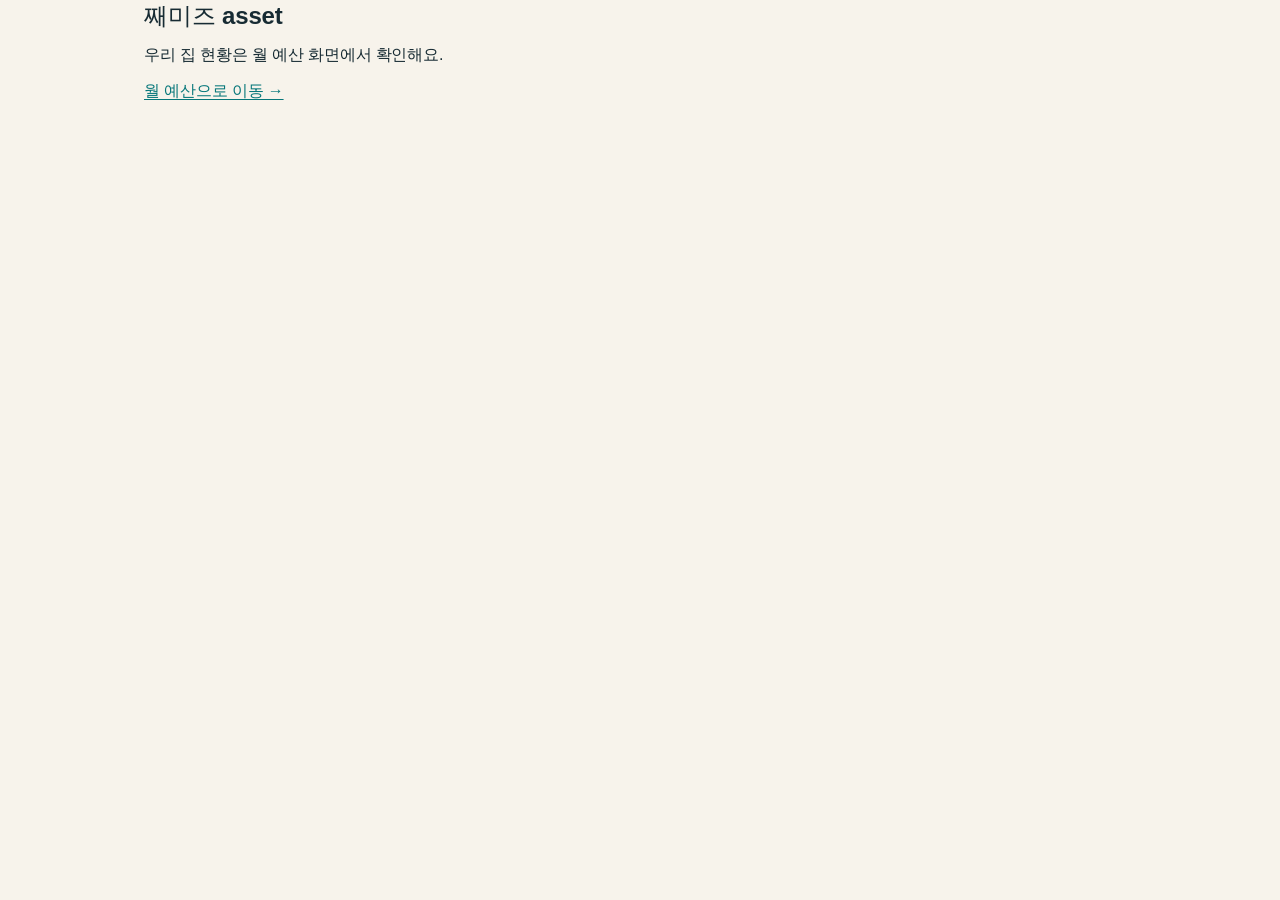
<file: household/preview.html>
<!doctype html>
<html lang="ko"><head><meta charset="utf-8"><meta name="viewport" content="width=device-width,initial-scale=1"><meta name="application-name" content="jjaemeez asset"><meta name="robots" content="noindex,nofollow"><meta name="referrer" content="no-referrer"><meta http-equiv="Content-Security-Policy" content="default-src 'none'; style-src 'self'; base-uri 'none'; form-action 'none'"><title>째미즈 · 월 예산</title><link rel="stylesheet" href="./shared/base.css"></head><body><main><h1>째미즈 asset</h1><p>우리 집 현황은 월 예산 화면에서 확인해요.</p><p><a href="./budget/">월 예산으로 이동 →</a></p></main></body></html>
</file>
<file: crypto/style.css>
:root{color-scheme:dark;--bg:#101821;--panel:#17222e;--line:#2a3847;--text:#edf3f8;--muted:#93a5b7;--green:#60dfb3;--red:#ff817e}*{box-sizing:border-box}body{margin:0;background:var(--bg);color:var(--text);font:15px/1.6 "Malgun Gothic",system-ui,sans-serif}main{max-width:1200px;margin:auto;padding:26px 28px 38px}a{color:inherit;text-decoration:none}header{display:flex;align-items:center;justify-content:space-between;padding-bottom:25px;border-bottom:1px solid var(--line)}.brand{font-weight:800;letter-spacing:2px}.brand span{color:var(--muted);font-size:12px;font-weight:500}.badge{padding:5px 12px;border:1px solid var(--line);border-radius:30px;font-size:12px;color:var(--muted)}.badge.good{color:var(--green);border-color:#346858}.badge.bad{color:var(--red)}.hero{display:flex;justify-content:space-between;align-items:center;padding:32px 0 24px}h1{font-size:34px;letter-spacing:-1.6px;margin:6px 0}h2{font-size:16px;margin:0}.eyebrow{font-size:11px;color:var(--green);letter-spacing:1.8px;margin:0}.muted{color:var(--muted)}.small{font-size:12px}.hero p{margin:5px 0}.mode{text-align:right;display:grid;gap:4px}.mode span{font-size:12px;color:var(--muted)}.mode strong{font:700 19px monospace}.panel{border:1px solid var(--line);background:var(--panel);border-radius:14px}.connect{padding:18px 20px}.connect form{display:grid;grid-template-columns:1fr 1fr auto;gap:14px;align-items:end}label{display:grid;gap:6px;font-size:12px;color:var(--muted)}input{min-width:0;width:100%;border:1px solid #344658;border-radius:8px;background:#101923;padding:11px 12px;font:inherit;color:var(--text)}button{border:0;border-radius:8px;padding:12px 17px;background:var(--green);color:#0d2820;font:700 13px "Malgun Gothic",sans-serif;cursor:pointer}button span{padding-left:15px}button:disabled{opacity:.4;cursor:not-allowed}button:focus-visible,input:focus-visible,a:focus-visible{outline:2px solid #9bbdff;outline-offset:3px}.connect p{margin:10px 0 0}#notice{margin:17px 0;color:var(--muted);font-size:13px;min-height:24px}#notice.alert{color:var(--red)}.metrics{display:grid;grid-template-columns:repeat(4,1fr);gap:13px;margin-bottom:18px}.metrics article{padding:21px 20px;display:grid;gap:6px}.metrics span{font-size:12px;color:var(--muted)}.metrics strong{font-size:26px;letter-spacing:-.8px;font-variant-numeric:tabular-nums}.metrics small{color:var(--muted);font-size:11px}.middle{display:grid;grid-template-columns:minmax(0,2fr) minmax(275px,1fr);gap:18px;margin-bottom:18px}.section-head{padding:18px 20px;display:flex;justify-content:space-between;align-items:center;gap:10px;border-bottom:1px solid var(--line)}.section-head>span{font-size:10px;color:var(--muted)}.chart{position:relative;display:flex;flex-direction:column;min-height:315px}.chart svg{width:100%;flex:1;min-height:180px;padding:18px 20px}.chart-footer{display:flex;justify-content:space-between;padding:10px 20px 16px;color:var(--muted);font-size:10px}#chartEmpty{position:absolute;top:47%;width:100%;text-align:center;color:var(--muted);font-size:13px}.controls{padding:20px}.controls h2{font-size:20px;margin:5px 0 12px}.controls button{width:100%}.controls>p.small{margin:7px 0 15px}.outline{background:transparent;color:var(--text);border:1px solid #526579}.danger{background:#49292e;color:#ffb7b4;border:1px solid #985055}.guard{display:flex;justify-content:space-between;border-top:1px solid var(--line);padding-top:13px;font-size:12px;color:var(--muted)}.guard b{color:var(--text)}#controlState{font-size:13px;color:var(--muted)}.scroll{overflow-x:auto}table{width:100%;border-collapse:collapse;font-size:13px}th,td{text-align:right;padding:14px 20px;white-space:nowrap;border-bottom:1px solid #24313f}th{font-size:11px;color:var(--muted);font-weight:400}th:first-child,td:first-child{text-align:left}tr:last-child td{border-bottom:0}.empty{padding:28px 20px!important;color:var(--muted);text-align:center!important;font-size:12px}.bottom{display:grid;grid-template-columns:1fr 1fr;gap:18px;margin-top:18px}.inset{padding:0 20px}.list{padding:2px 20px 12px;max-height:290px;overflow:auto}.list-item{padding:11px 0;display:flex;align-items:center;justify-content:space-between;gap:10px;border-bottom:1px solid #293644;font-size:12px}.list-item small{color:var(--muted)}.positive{color:var(--green)}.negative{color:var(--red)}footer{display:flex;justify-content:space-between;color:var(--muted);font-size:10px;gap:12px;margin-top:22px}dialog{max-width:450px;padding:26px;background:var(--panel);border:1px solid var(--line);color:var(--text);border-radius:14px}dialog::backdrop{background:#0009}.dialog-actions{display:flex;gap:12px;justify-content:flex-end;margin-top:23px}@media(max-width:780px){main{padding:18px 16px}.hero{align-items:start}h1{font-size:28px}.hero>.mode{padding-top:10px}.hero .muted{max-width:270px;font-size:12px}.connect form{grid-template-columns:1fr}.connect button{width:100%}.metrics{grid-template-columns:1fr 1fr;gap:10px}.metrics article{padding:16px}.metrics strong{font-size:23px}.middle,.bottom{grid-template-columns:1fr}.chart{min-height:270px}.section-head{padding:15px}.section-head>span{max-width:48%;text-align:right}footer{flex-direction:column}.controls{padding:20px}td,th{padding:12px 15px}.brand{font-size:13px}.mode strong{font-size:15px}}@media(prefers-reduced-motion:reduce){*{scroll-behavior:auto!important}}
</file>
<file: google-auth/style.css>
:root{color-scheme:light;font-family:system-ui,-apple-system,"Segoe UI",sans-serif;color:#24332d;background:#f5f7f3;line-height:1.75}
*{box-sizing:border-box}body{margin:0}main{max-width:780px;margin:64px auto;padding:40px;background:#fff;border:1px solid #dce5dc;border-radius:20px}nav{display:flex;gap:18px;flex-wrap:wrap;font-size:.9rem}a{color:#276044;text-underline-offset:4px}h1{font-size:2.2rem;line-height:1.25;letter-spacing:-.04em}h2{margin-top:30px;font-size:1.2rem}p,li{overflow-wrap:anywhere}.eyebrow,footer{font-size:.85rem;color:#58685e}.lead{font-size:1.1rem}.notice{padding:16px 20px;background:#eef4ed;border-radius:12px}code{font-size:.9em}footer{margin-top:36px;border-top:1px solid #e1e8e0;padding-top:16px}@media(max-width:600px){main{margin:16px;padding:24px}h1{font-size:1.8rem}nav{gap:12px}}
</file>
<file: household/budget/dashboard.css>
#dashboard{--j-paper:#fff9f0;--j-white:#fff;--j-ink:#3e3a35;--j-sub:#756b61;--j-line:#eee7dc;--j-peach:#fce2d1;--j-mint:#ddf0e6;--j-green:#386c5a;--j-sage:#88bba3;--j-yellow:#e3ba54;--j-orange:#df9a65;--j-red:#d57870;color-scheme:light;font-family:"Pretendard","Noto Sans KR",-apple-system,BlinkMacSystemFont,"Segoe UI",sans-serif;color:var(--j-ink);letter-spacing:-.035em}
    #dashboard *{box-sizing:border-box}
    #dashboard [hidden]{display:none!important}
    #dashboard button,#dashboard input,#dashboard select{font:inherit;letter-spacing:inherit;color:inherit}
    #dashboard button:focus-visible,#dashboard input:focus-visible,#dashboard select:focus-visible{outline:3px solid var(--j-green);outline-offset:3px}
    #dashboard button{cursor:var(--cursor-interaction,pointer)}
    #dashboard .j-stage{padding:16px 8px 24px;display:grid;justify-items:center;gap:20px}
    #dashboard .j-app{width:100%;max-width:430px;min-width:0;background:var(--j-paper);border-radius:28px;overflow:hidden;box-shadow:0 12px 45px #59433114;border:1px solid #ece5da}
    #dashboard .j-ribbon{font-size:11px;color:#7c6252;background:#ffecd9;padding:9px 20px;text-align:center;letter-spacing:0}
    #dashboard .j-header{display:flex;justify-content:space-between;align-items:center;padding:23px 22px 4px;gap:12px}
    #dashboard .j-brand{font-size:24px;font-weight:800;letter-spacing:-.07em;line-height:1.2}
    #dashboard .j-brand span{font-size:11px;display:block;letter-spacing:.06em;font-weight:500;margin-top:6px;color:var(--j-sub)}
    #dashboard .j-photos{display:flex;align-items:center;gap:4px;padding-right:3px;flex-shrink:0}
    #dashboard .j-photo{padding:4px 4px 9px;background:white;border:1px solid #e7dfd3;box-shadow:1px 3px 5px #54463212;transform:rotate(-7deg);line-height:0}
    #dashboard .j-photo:last-child{transform:rotate(8deg);margin-left:-6px}
    #dashboard .j-photo img{width:72px;height:auto;display:block}
    #dashboard .j-photo:last-child img{width:47px}
    #dashboard .j-main{padding:0 20px 24px}
    #dashboard .j-month{display:flex;justify-content:space-between;align-items:center;margin:23px 0 17px;gap:8px}
    #dashboard .j-month h1{font-size:24px;font-weight:750;margin:0;letter-spacing:-.055em}
    #dashboard .j-month h1 small{font-size:12px;font-weight:500;color:var(--j-sub);margin-left:8px;letter-spacing:0}
    #dashboard .j-month-tools{display:flex;gap:2px}
    #dashboard .j-icon{width:44px;height:44px;border:0;border-radius:50%;display:grid;place-items:center;background:transparent}
    #dashboard .j-icon:hover{background:#f4ecdf}
    #dashboard .j-icon:disabled{opacity:.28;cursor:default}
    #dashboard .j-icon svg{width:18px;height:18px}
    #dashboard .j-hero{background:var(--j-peach);border-radius:26px;padding:22px 22px 19px;position:relative}
    #dashboard .j-label{font-size:13px;font-weight:600;line-height:1.5}
    #dashboard .j-number{font-size:33px;font-weight:800;letter-spacing:-.065em;line-height:1.25;font-variant-numeric:tabular-nums;margin:7px 0 0}
    #dashboard .j-number small{font-size:15px;font-weight:500;margin-left:4px;letter-spacing:-.03em}
    #dashboard .j-total-copy{padding-right:38px}
    #dashboard .j-caption{font-size:11px;color:#765c4c;margin:7px 0 0;line-height:1.6}
    #dashboard .j-hero .j-budget{margin-top:20px;padding-top:14px;border-top:1px solid #c88d6b30}
    #dashboard .j-budget-top{display:flex;justify-content:space-between;align-items:baseline;gap:9px;font-size:12px;line-height:1.6}
    #dashboard .j-budget-top strong{font-size:15px;font-weight:700;font-variant-numeric:tabular-nums;letter-spacing:-.04em}
    #dashboard .j-budget-top span{color:var(--j-sub)}
    #dashboard .j-track{height:9px;border-radius:6px;background:#846d5d18;margin:9px 0 7px;overflow:hidden;display:flex}
    #dashboard .j-remaining{background:var(--j-status);height:100%;border-radius:6px;flex-shrink:0}
    #dashboard .j-budget-meta{display:flex;justify-content:space-between;gap:8px;color:var(--j-sub);font-size:11px;line-height:1.6;flex-wrap:wrap}
    #dashboard .j-budget-note{font-size:11px;line-height:1.6;color:var(--j-sub);margin:7px 0 0}
    #dashboard .j-risk{color:#964a40;font-size:12px;line-height:1.6;margin:7px 0 0}
    #dashboard .j-bear{position:absolute;right:23px;top:30px;width:38px;height:33px;border:1.6px solid #876a52;border-radius:46% 46% 42% 42%;background:#fff8e9;transform:rotate(8deg)}
    #dashboard .j-bear:before,#dashboard .j-bear:after{content:"";position:absolute;top:-7px;width:13px;height:13px;border:1.6px solid #876a52;border-radius:50%;background:#fff8e9;z-index:0}
    #dashboard .j-bear:before{left:-2px}#dashboard .j-bear:after{right:-2px}
    #dashboard .j-face{position:absolute;inset:1px;border-radius:45%;background:#fff8e9;z-index:1}
    #dashboard .j-eyes{position:absolute;left:9px;top:13px;width:3px;height:3px;border-radius:50%;background:#705541;box-shadow:12px 0 #705541}
    #dashboard .j-nose{position:absolute;left:15px;top:20px;width:4px;height:3px;border-radius:50%;background:#705541}
    #dashboard .j-blush{position:absolute;left:4px;top:18px;width:6px;height:3px;border-radius:50%;background:#edc0aa;box-shadow:22px 0 #edc0aa}
    #dashboard .j-personal{padding:21px 0 19px;border-bottom:1px solid var(--j-line)}
    #dashboard .j-personal-top{display:flex;justify-content:space-between;gap:12px;align-items:center}
    #dashboard .j-person-name{font-size:13px;font-weight:600;display:flex;align-items:center;gap:8px}
    #dashboard .j-avatar{width:28px;height:28px;border-radius:10px;background:var(--j-mint);display:grid;place-items:center;color:var(--j-green);font-size:12px;flex-shrink:0}
    #dashboard .j-personal .j-number{font-size:25px;margin:0}
    #dashboard .j-split{display:flex;justify-content:space-between;gap:8px;font-size:11px;color:var(--j-sub);margin-top:10px;line-height:1.7;flex-wrap:wrap}
    #dashboard .j-personal .j-budget{margin-top:14px}
    #dashboard .j-personal .j-budget-top strong{font-size:14px}
    #dashboard .j-heading{display:flex;justify-content:space-between;align-items:center;margin:24px 0 12px;gap:12px}
    #dashboard .j-heading h2{font-size:16px;font-weight:750;margin:0;letter-spacing:-.045em}
    #dashboard .j-heading p{font-size:11px;color:var(--j-sub);margin:0}
    #dashboard .j-card-list{display:grid;gap:12px}
    #dashboard .j-card{background:var(--j-white);padding:20px;border-radius:23px;border:1px solid var(--j-line);min-width:0;box-shadow:0 3px 0 #eaddcb19}
    #dashboard .j-card-heading{display:flex;align-items:flex-start;gap:11px}
    #dashboard .j-card-mark{height:34px;width:34px;flex-shrink:0;border-radius:12px;background:var(--j-mint);color:var(--j-green);display:grid;place-items:center}
    #dashboard .j-card-mark svg{width:17px;height:17px;stroke-width:1.65}
    #dashboard .j-card h3{font-size:18px;line-height:1.5;font-weight:750;margin:0;letter-spacing:-.045em;word-break:keep-all;overflow-wrap:anywhere}
    #dashboard .j-card-name{font-size:12px;line-height:1.6;color:var(--j-sub);margin:4px 0 0;word-break:keep-all;overflow-wrap:anywhere}
    #dashboard .j-card-amount{display:flex;align-items:baseline;justify-content:space-between;gap:8px;margin-top:17px}
    #dashboard .j-card-amount span{font-size:11px;color:var(--j-sub)}
    #dashboard .j-card-amount strong{font-size:23px;font-weight:750;font-variant-numeric:tabular-nums;letter-spacing:-.05em;white-space:nowrap}
    #dashboard .j-card-amount strong small{font-size:12px;font-weight:500;margin-left:3px}
    #dashboard .j-card .j-budget{margin-top:12px}
    #dashboard .j-card .j-budget-top{font-size:11px}
    #dashboard .j-card .j-budget-top strong{font-size:13px}
    #dashboard .j-card[data-tone="danger"]{border-color:#e8c6be;background:#fffdfb}
    #dashboard .j-status-pill{display:inline-block;font-size:11px;color:#964a40;background:#fbe6df;border-radius:6px;padding:3px 6px;margin:9px 0 0;line-height:1.5}
    #dashboard .j-cash{background:#f3f2e7;border:1px solid #e7e6d9;border-radius:22px;padding:19px;margin-top:14px}
    #dashboard .j-cash-head{display:flex;justify-content:space-between;gap:12px;align-items:center}
    #dashboard .j-cash h2{font-size:15px;margin:0;font-weight:700}
    #dashboard .j-cash p{font-size:11px;line-height:1.6;color:var(--j-sub);margin:4px 0 0}
    #dashboard .j-cash strong{font-size:21px;font-weight:750;font-variant-numeric:tabular-nums;white-space:nowrap}
    #dashboard .j-cash-add{display:flex;align-items:center;justify-content:center;gap:7px;border:1px solid #d8dccb;background:#fffdf7;border-radius:12px;min-height:44px;width:100%;margin-top:14px;font-size:13px;font-weight:600}
    #dashboard .j-cash-add svg{width:16px;height:16px}
    #dashboard .j-footnote{font-size:11px;line-height:1.8;color:var(--j-sub);margin:17px 3px 0}
    #dashboard .j-nav{display:grid;grid-template-columns:repeat(4,minmax(0,1fr));padding:10px 12px 15px;gap:6px;background:#fffdf9;border-top:1px solid var(--j-line)}
    #dashboard .j-nav button{display:flex;flex-direction:column;align-items:center;gap:5px;justify-content:center;font-size:11px;min-height:51px;border:0;border-radius:14px;background:transparent;color:var(--j-sub)}
    #dashboard .j-nav button[aria-current="page"]{background:var(--j-mint);color:var(--j-green);font-weight:700}
    #dashboard .j-nav svg{width:19px;height:19px;stroke-width:1.7}
    #dashboard .j-demo{max-width:430px;width:100%;font-size:12px;color:var(--j-sub);display:grid;gap:10px;padding:14px 18px;background:#fff9f0;border-radius:16px;border:1px dashed #dcd4c6}
    #dashboard .j-demo strong{font-weight:600;color:var(--j-ink);font-size:12px}
    #dashboard .j-demo label{display:flex;justify-content:space-between;gap:12px;align-items:center;flex-wrap:wrap}
    #dashboard .j-demo select{min-height:44px;font-size:13px;background:white;border:1px solid #ded7cc;border-radius:10px;padding:8px 12px;max-width:100%}
    #dashboard .j-back{min-height:44px;display:flex;align-items:center;gap:7px;margin:22px 0 16px;padding:0;border:0;background:transparent;font-size:13px;color:var(--j-sub)}
    #dashboard .j-back svg{width:17px;height:17px}
    #dashboard .j-title{font-size:25px;line-height:1.4;margin:0 0 8px;font-weight:750}
    #dashboard .j-subtitle{font-size:13px;line-height:1.8;color:var(--j-sub);margin:0 0 22px}
    #dashboard .j-setting{min-height:70px;border:1px solid var(--j-line);background:white;padding:17px;border-radius:17px;width:100%;display:flex;align-items:center;justify-content:space-between;text-align:left;font-size:14px;margin:12px 0}
    #dashboard .j-setting svg{width:18px;height:18px}
    #dashboard .j-form{background:white;border:1px solid var(--j-line);border-radius:23px;padding:22px 19px;display:grid;gap:17px}
    #dashboard .j-form label{display:grid;gap:7px;font-size:13px;font-weight:600}
    #dashboard .j-form input,#dashboard .j-form select{width:100%;min-width:0;min-height:48px;background:#fffcf7;border:1px solid #e1dacd;border-radius:11px;padding:10px 12px;font-size:16px;font-weight:400}
    #dashboard .j-primary{border:0;background:var(--j-green);color:white;padding:13px;border-radius:13px;min-height:48px;font-size:14px;font-weight:650;width:100%}
    #dashboard .j-feedback{font-size:12px;color:var(--j-green);background:var(--j-mint);padding:12px;border-radius:12px;line-height:1.8;margin-top:14px}
    #dashboard .j-error{font-size:12px;color:#964a40;line-height:1.7;margin:0}
    @media(max-width:350px){#dashboard .j-stage{padding:8px 0 20px}#dashboard .j-main{padding-left:16px;padding-right:16px}#dashboard .j-header{padding-left:17px;padding-right:17px}#dashboard .j-hero{padding:19px 17px}#dashboard .j-number{font-size:29px}#dashboard .j-bear{right:17px;top:27px;transform:scale(.85) rotate(8deg);transform-origin:right top}#dashboard .j-total-copy{padding-right:24px}#dashboard .j-card{padding:17px}#dashboard .j-card-heading{gap:9px}#dashboard .j-photos{gap:2px}#dashboard .j-photo img{width:56px}#dashboard .j-photo:last-child img{width:36px}#dashboard .j-brand{font-size:22px}#dashboard .j-personal .j-number{font-size:22px}}
  #dashboard .j-budget-head{display:flex;justify-content:space-between;align-items:center;gap:12px;margin:8px 0 16px}
#dashboard .j-budget-head h1{font-size:25px;margin:0;font-weight:750;letter-spacing:-.05em}
#dashboard .j-edit{min-height:44px;padding:9px 13px;border-radius:13px;border:1px solid #dfd9cc;background:#fffdf8;font-size:12px;font-weight:650;white-space:nowrap}
#dashboard .j-overview{padding:21px;border-radius:23px;background:var(--j-mint);margin-bottom:20px}
#dashboard .j-overview .j-number{font-size:29px}
#dashboard .j-overview-meta{display:flex;justify-content:space-between;align-items:baseline;gap:10px;font-size:12px;margin-top:14px;color:var(--j-sub);line-height:1.6}
#dashboard .j-overview-meta strong{font-size:15px;color:var(--j-ink);font-variant-numeric:tabular-nums}
#dashboard .j-budget-list{background:white;border:1px solid var(--j-line);border-radius:22px;padding:3px 17px}
#dashboard .j-budget-item{display:flex;align-items:center;justify-content:space-between;gap:12px;padding:15px 0;font-size:13px;line-height:1.5}
#dashboard .j-budget-item+.j-budget-item{border-top:1px solid var(--j-line)}
#dashboard .j-budget-item strong{font-weight:650;font-size:15px;font-variant-numeric:tabular-nums;white-space:nowrap}
#dashboard .j-setting-intro{font-size:13px;line-height:1.8;color:var(--j-sub);margin:0 0 18px}
#dashboard .j-setting-title{display:flex;align-items:center;justify-content:space-between;gap:10px;margin-bottom:10px}
#dashboard .j-setting-title h1{font-size:25px;font-weight:750;margin:0;letter-spacing:-.05em}
#dashboard .j-month-chip{font-size:11px;background:var(--j-peach);padding:6px 9px;border-radius:8px;white-space:nowrap}
#dashboard .j-import{display:flex;justify-content:center;align-items:center;gap:7px;width:100%;min-height:44px;border:1px solid #e3dacc;border-radius:12px;background:#fffdf7;font-size:12px;margin:0 0 18px}
#dashboard .j-import svg{width:16px;height:16px}
#dashboard .j-plan-heading{font-size:13px;font-weight:700;margin:22px 2px 10px;display:flex;align-items:center;gap:7px}
#dashboard .j-plan-heading span{font-size:11px;font-weight:400;color:var(--j-sub)}
#dashboard .j-plan-card{background:white;border:1px solid var(--j-line);border-radius:19px;margin-bottom:10px;padding:16px}
#dashboard .j-plan-row{display:grid;grid-template-columns:minmax(0,1fr) minmax(0,136px);align-items:center;gap:10px}
#dashboard .j-plan-label{font-size:14px;font-weight:650;display:flex;align-items:center;gap:9px;line-height:1.5}
#dashboard .j-plan-label i{width:29px;height:29px;display:grid;place-items:center;border-radius:10px;background:#f1f4eb;color:var(--j-green);flex-shrink:0}
#dashboard .j-plan-label svg{width:15px;height:15px;stroke-width:1.6}
#dashboard .j-money-field{display:flex;align-items:center;gap:5px;min-width:0}
#dashboard .j-money-field input{width:100%;min-width:0;font-size:16px;font-weight:600;min-height:44px;text-align:right;padding:9px 9px;border:1px solid #e3ddcf;border-radius:10px;background:#fffdf9;font-variant-numeric:tabular-nums}
#dashboard .j-money-field input[aria-invalid="true"]{border-color:#bc736a;background:#fff5f0}
#dashboard .j-money-field>span{font-size:12px;color:var(--j-sub);flex-shrink:0}
#dashboard .j-disclosure{border-top:1px solid var(--j-line);margin-top:12px;padding-top:2px}
#dashboard .j-disclosure>summary{display:flex;justify-content:space-between;align-items:center;gap:10px;min-height:44px;font-size:11px;line-height:1.6;color:var(--j-sub);list-style:none;cursor:var(--cursor-interaction,pointer)}
#dashboard .j-disclosure>summary::-webkit-details-marker{display:none}
#dashboard .j-disclosure>summary .j-summary-label:after{content:'⌄';display:inline-block;margin-left:7px;color:var(--j-green)}
#dashboard .j-disclosure[open]>summary .j-summary-label:after{content:'⌃'}
#dashboard .j-disclosure>summary .j-balance{color:var(--j-green);text-align:right;flex-shrink:0;font-size:11px}
#dashboard .j-allocation-intro{font-size:12px;line-height:1.8;margin:7px 0 13px;color:var(--j-sub)}
#dashboard .j-allocation-row{display:grid;grid-template-columns:minmax(0,1fr) 125px;gap:9px;align-items:center;margin:10px 0}
#dashboard .j-allocation-row>label{font-size:12px;line-height:1.7;word-break:keep-all;overflow-wrap:anywhere}
#dashboard .j-allocation-row>label small{display:block;color:var(--j-sub);font-size:11px}
#dashboard .j-add-allocation{width:100%;display:flex;align-items:center;justify-content:center;gap:6px;min-height:44px;border:1px dashed #d4ddce;background:#f7fbf5;border-radius:10px;font-size:12px;color:var(--j-green);margin-top:13px}
#dashboard .j-add-allocation svg{width:14px;height:14px}
#dashboard .j-add-chooser{display:grid;grid-template-columns:minmax(0,1fr) auto;gap:7px;margin-top:12px;align-items:center}
#dashboard .j-add-chooser select{width:100%;min-width:0;font-size:16px;padding:10px 7px;border:1px solid #ddd7cb;border-radius:10px;background:#fffdf9;min-height:44px}
#dashboard .j-add-chooser button{min-height:44px;border:0;border-radius:10px;padding:8px 11px;background:var(--j-mint);font-size:12px;color:var(--j-green)}
#dashboard .j-allocation-note{font-size:11px;line-height:1.7;color:var(--j-sub);margin:11px 0 0}
#dashboard .j-plan-error{font-size:11px;line-height:1.7;color:#9c4d43;margin:9px 0 0}
#dashboard .j-plan-footer{background:var(--j-peach);border-radius:22px;padding:20px;margin-top:22px}
#dashboard .j-plan-footer dl{margin:0 0 16px;display:grid;gap:10px}
#dashboard .j-plan-footer dl div{display:flex;justify-content:space-between;align-items:baseline;gap:12px;font-size:13px;line-height:1.7}
#dashboard .j-plan-footer dt{font-weight:500}
#dashboard .j-plan-footer dd{margin:0;font-weight:700;font-size:20px;font-variant-numeric:tabular-nums;letter-spacing:-.04em}
#dashboard .j-plan-footer dl div+div dd{font-size:15px}
#dashboard .j-primary:disabled{opacity:.45;cursor:default}
#dashboard .j-cancel{background:transparent;min-height:44px;border:0;width:100%;font-size:12px;color:var(--j-sub);margin-top:8px}
#dashboard .j-funding{margin-top:22px;border-top:1px solid var(--j-line);padding-top:7px}
#dashboard .j-funding>summary{min-height:44px;display:flex;justify-content:space-between;align-items:center;gap:12px;font-size:13px;list-style:none;cursor:var(--cursor-interaction,pointer)}
#dashboard .j-funding>summary::-webkit-details-marker{display:none}
#dashboard .j-confirm{padding:15px;border:1px solid #ddcbb8;border-radius:14px;background:#fff2e3;font-size:12px;line-height:1.8;margin:0 0 16px}
#dashboard .j-confirm p{margin:0 0 11px}
#dashboard .j-confirm-actions{display:flex;gap:8px}
#dashboard .j-confirm-actions button,#dashboard .j-confirm>button{flex:1;min-height:44px;border:1px solid #d8cbbd;border-radius:10px;background:white;font-size:12px}
#dashboard .j-confirm-actions button:first-child,#dashboard .j-confirm>button{background:var(--j-mint);color:var(--j-green);border-color:#c6dccb}
@media(max-width:350px){#dashboard .j-plan-row{grid-template-columns:1fr;gap:8px}#dashboard .j-plan-row>.j-money-field{margin-left:38px}#dashboard .j-allocation-row{grid-template-columns:1fr;gap:6px}#dashboard .j-allocation-row>.j-money-field{margin-left:16px}#dashboard .j-plan-card{padding:14px}#dashboard .j-setting-title h1{font-size:23px}#dashboard .j-month-chip{padding:5px 7px}#dashboard .j-disclosure>summary{align-items:flex-start;padding:10px 0;gap:6px}#dashboard .j-disclosure>summary .j-balance{font-size:11px}#dashboard .j-add-chooser{grid-template-columns:1fr}#dashboard .j-plan-footer{padding:17px}}


html,body{margin:0;background:#fff9f0;color:#3e3a35;color-scheme:light;font-family:-apple-system,BlinkMacSystemFont,"Segoe UI","Malgun Gothic",sans-serif}
[hidden]{display:none!important}button,a,input,select{touch-action:manipulation}a{color:#386c5a}button{cursor:pointer}
.sr-only{position:absolute;width:1px;height:1px;padding:0;margin:-1px;overflow:hidden;clip:rect(0,0,0,0);white-space:nowrap;border:0}
.skip{position:absolute;top:-90px}.skip:focus{top:0;background:white;padding:14px;z-index:10}
#dashboard .j-app{margin:auto;min-height:100svh;border:0;border-radius:0;box-shadow:none;padding-bottom:90px}
#dashboard .j-nav{position:fixed;bottom:0;left:50%;transform:translateX(-50%);width:min(100%,430px);z-index:5;padding-bottom:calc(10px + env(safe-area-inset-bottom))}
#dashboard .j-header{min-height:90px}#dashboard .j-main{outline:none}#dashboard .j-brand{color:inherit;text-decoration:none}
#dashboard .j-nav a{display:flex;flex-direction:column;align-items:center;justify-content:center;gap:5px;font-size:11px;min-height:51px;color:var(--j-sub);text-decoration:none}
#dashboard .j-setting{color:inherit;text-decoration:none;width:100%;text-align:left}#dashboard .j-month input{max-width:180px;border:0;background:transparent;font:inherit;font-size:19px;font-weight:700;min-height:44px;color:inherit}
#dashboard .j-setting-intro{font-size:13px}#dashboard .j-feedback{margin:15px 0}#dashboard .j-edit:disabled{opacity:.5}
#dashboard .j-status-row{display:flex;justify-content:space-between;gap:12px;align-items:center;font-size:11px;color:var(--j-sub);margin:0 0 14px}
#dashboard .j-status-row button{border:0;min-height:44px;background:transparent;color:var(--j-green)}
#dashboard .j-primary{min-height:48px}#dashboard .j-budget-item{align-items:flex-start;gap:12px}#dashboard .j-budget-item small{display:block;font-size:11px;font-weight:400;margin-top:5px;color:var(--j-sub)}
#dashboard .j-card-heading h3{overflow-wrap:anywhere}#dashboard .j-status-pill{font-size:11px}#dashboard .j-budget-note{font-size:12px;line-height:1.7}
#dashboard .j-photos:empty{display:none}#dashboard .j-plan-footer button{width:100%}#dashboard .j-plan-footer{margin-bottom:20px}
#dashboard .j-settings-form fieldset{border:0;margin:0;padding:0;min-width:0}#dashboard .j-settings-form fieldset:disabled{opacity:.65}
#dashboard .j-cash-confirm dl{display:grid;gap:15px;margin:22px 0}#dashboard .j-cash-confirm dl div{display:flex;justify-content:space-between;gap:15px}#dashboard .j-cash-confirm dd{margin:0;font-weight:700}
#dashboard .j-error{color:#943e35;font-size:13px;line-height:1.8}#dashboard .j-allocation-row input{min-height:46px}
#dashboard svg{display:inline-block;flex-shrink:0;width:20px;height:20px;vertical-align:middle;fill:none;stroke:currentColor;stroke-width:1.7;stroke-linecap:round;stroke-linejoin:round}
.login-panel{max-width:360px;margin:auto;padding:70px 24px}.login-brand{text-align:center;margin-bottom:28px}.login-brand h1{font-size:25px}.login-brand p,.login-help{font-size:13px;line-height:1.8;color:#756b61}
.login-panel form>label{display:block;margin:18px 0 8px;font-size:14px}.login-panel input:not([type=checkbox]){display:block;width:100%;box-sizing:border-box;min-height:50px;border:1px solid #ddd6cb;border-radius:12px;background:white;padding:12px;font-size:16px}.login-panel button{min-height:48px;width:100%;border:0;border-radius:12px;background:#386c5a;color:white;font:inherit}.login-panel .check{display:flex;gap:8px;align-items:center}.notice-card{font-size:13px;line-height:1.8;background:#fff0dd;padding:14px;border-radius:12px}.notice-card h2{font-size:16px}#login-error{color:#943e35;font-size:13px}#restoring{display:grid;place-items:center;min-height:100vh;min-height:100dvh;background:#f7f3eb}
#restoring img{display:block;width:112px;height:112px;border-radius:24px}
@media(min-width:600px){#dashboard .j-app{margin:22px auto;border:1px solid #eee7dc;border-radius:28px}}
@media(prefers-reduced-motion:reduce){*{animation:none!important;transition:none!important;scroll-behavior:auto!important}}


/* Direct card plans and collector renewal use the same mobile surfaces. */
#dashboard .j-plan-label small{display:block;font-size:11px;font-weight:400;line-height:1.6;color:var(--j-sub);margin-top:5px}
#dashboard .j-connection-card{background:#fff;padding:20px;border:1px solid var(--j-line);border-radius:20px;margin:14px 0}
#dashboard .j-connection-card h2{font-size:16px;margin:0 0 9px}
#dashboard .j-connection-card .j-primary{width:100%;margin-top:8px}
#dashboard .j-overview-meta strong{white-space:nowrap}
#dashboard .j-direct-label{display:block;overflow-wrap:anywhere}
#dashboard .j-plan-footer dd{font-size:clamp(16px,5vw,20px);white-space:nowrap}
@media(max-width:350px){#dashboard .j-direct-plan .j-money-field{margin-left:0}}

/* Remaining budget is a reserve, not a completion target. */
#dashboard .j-budget-top{flex-wrap:wrap;align-items:baseline}
#dashboard .j-budget-top strong,#dashboard .j-personal .j-budget-top strong,#dashboard .j-card .j-budget-top strong{font-size:20px;overflow-wrap:anywhere}
#dashboard .j-reserve .j-track{height:12px;border-radius:4px;background:transparent}
#dashboard .j-spent,#dashboard .j-spent-swatch{background:repeating-linear-gradient(135deg,#b9b6af 0 2px,#eeece6 2px 6px)}
#dashboard .j-spent,#dashboard .j-remaining{height:100%;flex-shrink:0;border-radius:0}
#dashboard .j-remaining,#dashboard .j-remaining-swatch{background:#71aa90}
#dashboard .j-spent:not([style="width:0%"]) + .j-remaining:not([style="width:0%"]) {border-left:2px solid #fff}
#dashboard .j-budget-legend{display:flex;justify-content:space-between;flex-wrap:wrap;gap:6px 12px;font-size:11px;line-height:1.7;color:#59544d}
#dashboard .j-budget-legend span{display:flex;align-items:center;gap:5px}
#dashboard .j-budget-legend i{width:10px;height:10px;border-radius:2px;display:inline-block}
#dashboard .j-keep-budget{font-size:12px;color:#315c4c;line-height:1.7;margin:7px 0 0}
#dashboard .j-budget-caution{font-size:12px;color:#79520b;background:#fff1ce;border-radius:6px;padding:6px 8px;line-height:1.7;margin:8px 0 0}
#dashboard .j-over-budget{border:1px solid #d92d20;border-radius:12px;background:#fff1f0;padding:12px!important}
#dashboard .j-hero .j-over-budget{border-top:1px solid #d92d20}
#dashboard .j-over-budget .j-budget-top strong,#dashboard .j-over-budget .j-risk{color:#b42318}
#dashboard .j-over-budget .j-over-badge{background:#b42318;color:#fff;border-radius:5px;padding:3px 6px;font-size:12px;font-weight:700}
#dashboard .j-over-track{height:12px;width:100%;background:#d92d20;border-radius:4px;margin-top:10px}
#dashboard .j-over-budget .j-budget-note{color:#77453e}
#dashboard .j-budget-unset{font-size:13px;line-height:1.7}
#dashboard .j-card-tabs{display:grid;grid-template-columns:repeat(2,minmax(0,1fr));gap:4px;padding:4px;background:#edece4;border-radius:13px;margin-bottom:14px}
#dashboard .j-card-tabs button{min-height:44px;border:0;border-radius:9px;background:transparent;font-size:14px;color:#59544d}
#dashboard .j-card-tabs button[aria-selected="true"]{background:var(--j-mint);color:#264e3f;font-weight:750;text-decoration:underline;text-underline-offset:5px;text-decoration-thickness:2px}
@media(max-width:350px){#dashboard .j-card-amount,#dashboard .j-personal-top,#dashboard .j-cash-head{flex-wrap:wrap}#dashboard .j-budget-top strong,#dashboard .j-personal .j-budget-top strong,#dashboard .j-card .j-budget-top strong{font-size:18px}}

#dashboard .j-budget-note{word-break:keep-all;overflow-wrap:anywhere}
#dashboard .j-statement-open{justify-self:start;min-height:44px;margin:0 0 4px;padding:7px 14px;border:1px solid #b6c9bd;border-radius:10px;background:#fff;color:#2d594a;font-weight:650}
#dashboard .j-installment{display:flex;flex-wrap:wrap;gap:4px 10px;align-items:baseline;font-size:13px;color:#315c4c}
#dashboard .j-installment p{flex-basis:100%;margin:0}
#dashboard .j-statement{min-width:0;overflow-wrap:anywhere}
#dashboard .j-statement small{color:#59544d;font-size:13px;font-weight:400}
#dashboard .j-statement-state{background:#edf4ee;border-radius:12px;padding:12px 14px;color:#304d40}
#dashboard .j-statement-state p{margin:0 0 4px;font-weight:650;line-height:1.5}
#dashboard .j-statement-state button{min-height:44px;padding:0 3px;border:0;background:none;color:#285943;text-decoration:underline;text-underline-offset:3px}
#dashboard .j-file-picker{display:flex;position:relative;align-items:center;min-height:46px;padding:0 12px;border:1px solid #afa99f;border-radius:9px;background:white;font-size:15px}
#dashboard .j-file-picker input{position:absolute;inset:0;width:100%;height:100%;opacity:0;cursor:pointer}
#dashboard .j-file-picker:focus-within{outline:3px solid #356b56;outline-offset:2px}
#dashboard .j-form label.j-statement-replace{display:flex;align-items:center;flex-direction:row;gap:9px;min-height:44px;font-size:14px}
#dashboard .j-form label.j-statement-replace[hidden]{display:none}
#dashboard .j-statement-replace input{width:1.2em;height:1.2em;min-height:0;flex:0 0 auto}
#dashboard .j-statement [hidden],#dashboard .j-statement[hidden]{display:none}
#dashboard .j-statement [data-statement-message]:empty,#dashboard .j-statement [data-manual-error]:empty{display:none}
#dashboard .j-manual-fields{display:grid;gap:14px;margin-top:12px}
</file>
<file: household/budget/statement-auto.css>
#dashboard .j-statement-inbox{display:grid;gap:16px}
#dashboard .j-inbox-upload{display:grid;gap:12px;padding:22px 19px;background:#fff;border:1px solid var(--j-line);border-radius:22px;min-width:0}
#dashboard .j-inbox-upload h2{font-size:17px;line-height:1.5;margin:0;color:var(--j-green)}
#dashboard .j-inbox-upload p{font-size:13px;line-height:1.7;margin:0;color:var(--j-sub);word-break:keep-all;overflow-wrap:anywhere}
#dashboard .j-inbox-upload .j-file-picker{justify-content:center;min-height:50px;background:#386c5a;border-color:#386c5a;color:#fff;font-weight:650;text-align:center}
#dashboard .j-inbox-upload .j-file-picker:has(input:disabled){background:#a5beb3;border-color:#a5beb3}
#dashboard .j-inbox-note{margin:0;padding:12px 14px;border-radius:12px;background:#f1f4eb;color:#315c4c;font-size:13px;line-height:1.7;word-break:keep-all;overflow-wrap:anywhere}
#dashboard .j-inbox-heading{display:flex;align-items:center;justify-content:space-between;gap:12px;margin-top:2px}
#dashboard .j-inbox-heading h2{font-size:17px;margin:0}
#dashboard .j-inbox-heading button{min-height:44px;border:0;background:transparent;color:#315c4c;font:inherit;font-size:13px;text-decoration:underline;text-underline-offset:3px;padding:6px 3px}
#dashboard .j-inbox-list{list-style:none;display:grid;gap:12px;margin:0;padding:0;min-width:0}
#dashboard .j-inbox-item{min-width:0;border:1px solid var(--j-line);border-radius:17px;background:#fff;padding:16px}
#dashboard .j-inbox-item h3{font-size:14px;line-height:1.6;overflow-wrap:anywhere;margin:0 0 8px}
#dashboard .j-inbox-status{margin:0 0 7px;font-size:14px;line-height:1.6;font-weight:650;color:#315c4c;overflow-wrap:anywhere}
#dashboard .j-inbox-item[data-state="error"] .j-inbox-status,#dashboard .j-inbox-item[data-state="needs_review"] .j-inbox-status{color:#8b551f}
#dashboard .j-inbox-meta{display:flex;flex-wrap:wrap;gap:4px 10px;margin:0 0 7px;color:var(--j-sub);font-size:12px;line-height:1.6;overflow-wrap:anywhere}
#dashboard .j-inbox-reason{font-size:13px;line-height:1.7;margin:0;color:#59544d;word-break:keep-all;overflow-wrap:anywhere}
#dashboard .j-inbox-item .j-edit{width:100%;min-height:44px;margin-top:12px;font-size:13px;padding:9px 12px}
#dashboard .j-inbox-item .j-budget-note{margin:8px 0 0}
#dashboard .j-inbox-summary{font-size:13px;line-height:1.7;color:#59544d;margin:0}
#dashboard .j-inbox-empty{padding:19px;border:1px dashed #cfc7b9;border-radius:16px;font-size:13px;line-height:1.8;color:var(--j-sub);text-align:center;margin:0}
#dashboard .j-inbox-manual{border-top:1px solid var(--j-line);padding-top:8px;margin-top:4px;min-width:0}
#dashboard .j-inbox-manual>summary{display:flex;align-items:center;justify-content:space-between;gap:12px;min-height:48px;cursor:pointer;list-style:none;color:#59544d;font-size:13px;font-weight:650}
#dashboard .j-inbox-manual>summary::-webkit-details-marker{display:none}
#dashboard .j-inbox-manual>summary::after{content:'＋';font-size:18px;font-weight:400}
#dashboard .j-inbox-manual[open]>summary::after{content:'−'}
#dashboard .j-inbox-manual .j-subtitle{margin-top:10px}
#dashboard .j-inbox-confirm{padding:16px 0 0;border-top:1px solid var(--j-line);margin-top:14px}
#dashboard .j-inbox-confirm .j-primary{width:100%}
#dashboard .j-statement-inbox [hidden]{display:none}
#dashboard .j-amount-disclosure{padding:0 16px;margin:0;border:1px solid var(--j-line);border-radius:16px;background:#fff}
#dashboard .j-amount-disclosure>summary{font-size:15px;color:var(--j-green)}
#dashboard .j-amount-entry{border:0;border-radius:0;padding:10px 0 18px;min-width:0}
#dashboard .j-amount-scope{display:grid;grid-template-columns:repeat(2,minmax(0,1fr));gap:12px}
#dashboard .j-amount-scope label{min-width:0}
@media(max-width:420px){#dashboard .j-amount-scope{grid-template-columns:minmax(0,1fr)}}
</file>
<file: household/budget/spending-control.css>
/* Final review of the household dashboard, shared by all three tabs. */
#dashboard {
  --j-ink: #29382f;
  --j-sub: #605f54;
  --j-line: #e2dfd2;
  --j-green: #2c604a;
  font-variant-numeric: tabular-nums;
}
#dashboard .j-app { overflow:clip }
#dashboard .j-header { padding-block:15px 6px }
#dashboard .j-brand { color:#2a4938 }
#dashboard .j-brand span { letter-spacing:0; font-size:12px }
#dashboard .j-month { margin:10px 0 0 }
#dashboard .j-status-row { margin:0 0 9px }
#dashboard .j-status-row, #dashboard .j-status-row button { font-size:12px }
#dashboard .j-status-row button { min-height:44px; padding-inline:8px }
#dashboard .j-hero { background:#fae0ca; border:1px solid #ead2bb; border-radius:22px; padding:19px 19px 16px }
#dashboard .j-hero .j-number { font-size:clamp(30px,8.7vw,39px); color:#34372e; line-height:1.16 }
#dashboard .j-hero .j-budget { margin-top:13px; padding-top:11px }
#dashboard .j-personal { padding-block:17px 15px }
#dashboard .j-budget-note, #dashboard .j-split, #dashboard .j-caption,
#dashboard .j-card-name small, #dashboard .j-heading p, #dashboard .j-budget-item small { font-size:12px; line-height:1.55 }
#dashboard .j-caption { color:#69503e }
#dashboard .j-card { border-radius:16px }
#dashboard .j-card-name, #dashboard .j-budget-item>span { font-weight:650; overflow-wrap:anywhere }
#dashboard .j-budget-item { padding-block:13px; align-items:baseline }
#dashboard .j-budget-item small { font-weight:400; color:var(--j-sub); margin-top:3px }
#dashboard .j-card-amount, #dashboard .j-budget-item>strong { flex-shrink:0; color:#283c30 }
#dashboard .j-card-tabs { background:#ebe9df; border-radius:12px }
#dashboard .j-card-tabs button[aria-selected=true] { background:#fff; color:#285b44; text-decoration:none; box-shadow:0 1px 3px #233b301b }
#dashboard .j-overview { background:#dcece1; color:#263f31; border:1px solid #cbded0; border-radius:20px }
#dashboard .j-overview .j-number { font-size:clamp(29px,7.8vw,37px); margin-bottom:13px }
#dashboard .j-overview-meta { padding-block:3px; line-height:1.4 }
#dashboard .j-heading { margin-top:20px; margin-bottom:9px }
#dashboard .j-budget-list { border-radius:16px }
#dashboard .j-setting { min-height:61px; margin-block:9px; padding-inline:16px; font-weight:650; border-radius:15px }
#dashboard .j-setting svg { color:var(--j-green) }
#dashboard #logout { width:auto; min-height:44px; padding:0 6px; margin:18px 0 0; border:none; background:transparent; color:var(--j-sub); font-weight:500; text-decoration:underline; text-underline-offset:3px }
#dashboard .j-nav button[aria-current=page] { background:#d9ece0; color:#214c36 }
.skip:focus { display:grid; place-items:center; min-width:44px; min-height:44px }
@media (max-width:350px) {
  #dashboard .j-hero { padding:16px }
  #dashboard .j-card-heading { gap:7px }
}
@media (min-width:720px) {
  #dashboard .j-app { max-width:850px; margin:20px auto 0; }
  #dashboard .j-main { padding:0 32px 30px }
  #dashboard .j-header { padding:18px 32px 10px }
  #dashboard .j-nav { width:min(100%,850px); padding-inline:32px }
  #dashboard .j-main:has(>.j-hero) { display:grid; grid-template-columns:repeat(2,minmax(0,1fr)); column-gap:20px }
  #dashboard .j-main:has(>.j-hero)>* { grid-column:1/-1 }
  #dashboard .j-main:has(>.j-hero)>.j-hero { grid-column:1 }
  #dashboard .j-main:has(>.j-hero)>.j-personal { grid-column:2; margin:0; padding:20px; background:#fffdf8; border:1px solid var(--j-line); border-radius:22px }
  #dashboard .j-card-list { display:grid; grid-template-columns:repeat(2,minmax(0,1fr)); gap:12px }
  #dashboard .j-card-list .j-statement-open { grid-column:1/-1 }
  #dashboard .j-card-list .j-card { margin:0 }
  #dashboard .j-card-tabs { max-width:360px; width:100% }
  #dashboard .j-overview { display:grid; grid-template-columns:minmax(0,1fr) minmax(0,1fr); column-gap:32px; padding:22px 25px }
  #dashboard .j-overview>.j-label { grid-column:1;grid-row:1 }
  #dashboard .j-overview>.j-number { grid-column:1;grid-row:2/4;align-self:center;margin:0 }
  #dashboard .j-overview>.j-overview-meta { grid-column:2; margin:0 }
  #dashboard .j-main:has(>#logout), #dashboard .j-main:has(>#plan-form), #dashboard .j-main:has(>.j-statement-inbox) { max-width:650px; margin-inline:auto }
}

/* PT-015. Load after dashboard.css and the shared polish stylesheet.
   Amounts, percentages, ordering and state labels come from the view model.
   Track fill means used percentage, not remaining percentage.
   Optional states: is-unknown, is-unset, is-pending, is-low, is-over,
   is-exhausted. No state label or amount is generated by this stylesheet. */

#dashboard {
  --spend-forest: #214c3c;
  --spend-light: #fffaf1;
  --spend-muted: #d1e1d6;
  --spend-reserve: #d5e9b7;
  --spend-rule: #dcded2;
  --spend-warning: #82551b;
  --spend-danger: #a3372a;
  font-variant-numeric: tabular-nums;
}

#dashboard .j-app { overflow: clip; }
#dashboard .j-back { min-width: 44px; }
#dashboard .j-nav { grid-template-columns: repeat(3, minmax(0, 1fr)); }
#dashboard .j-nav :is(button, a) {
  min-height: 52px;
  min-width: 44px;
  gap: 5px;
  font-size: 12px;
}
#dashboard .j-nav [aria-current="page"] {
  background: #dcece0;
  color: #214c3c;
  font-weight: 750;
}
.skip:focus {
  display: grid;
  place-items: center;
  min-width: 44px;
  min-height: 44px;
}

#dashboard .spend-hero {
  min-width: 0;
  padding: 23px 22px 20px;
  border: 1px solid var(--spend-forest);
  border-radius: 23px;
  background: var(--spend-forest);
  color: var(--spend-light);
}
#dashboard .spend-eyebrow {
  margin: 0;
  font-size: 14px;
  font-weight: 650;
  line-height: 1.5;
  letter-spacing: -.025em;
}
#dashboard .spend-period { margin: 6px 0 0; color: var(--spend-muted); font-size: 12px; line-height: 1.6; }
#dashboard .spend-amount {
  margin: 9px 0 0;
  font-size: clamp(32px, 9.6vw, 42px);
  font-weight: 800;
  line-height: 1.2;
  letter-spacing: -.055em;
  font-variant-numeric: tabular-nums;
  overflow-wrap: anywhere;
}
#dashboard .spend-amount :is(small, .spend-unit) {
  margin-left: 4px;
  font-size: .45em;
  font-weight: 600;
  letter-spacing: -.02em;
}
#dashboard .spend-meter {
  --meter-green: #4e765f;
  --meter-yellow: #ac7915;
  --meter-orange: #bc5a1d;
  --meter-red: #a3372a;
  --meter-rail: #e9e6da;
  display: grid;
  grid-template-columns: minmax(0,1fr) 7ch;
  font-size: 11px;
  align-items: center;
  gap: 8px;
}
#dashboard .meter-green { --meter-fill: var(--meter-green); }
#dashboard .meter-yellow { --meter-fill: var(--meter-yellow); }
#dashboard .meter-orange { --meter-fill: var(--meter-orange); }
#dashboard .meter-red { --meter-fill: var(--meter-red); }
#dashboard .spend-hero .spend-meter {
  --meter-green: #b1d4b0;
  --meter-yellow: #f2c657;
  --meter-orange: #feb277;
  --meter-red: #ffa698;
  --meter-rail: #ffffff28;
  display: block;
  margin: 19px 0 10px;
}
#dashboard .spend-track {
  position: relative;
  display: flex;
  height: 4px;
  overflow: hidden;
  border-radius: 3px;
  background: var(--meter-rail);
}
#dashboard .spend-track > i {
  display: block;
  height: 100%;
  background-color: var(--meter-fill);
}
#dashboard .spend-track > .spend-hold-track {
  background-image: repeating-linear-gradient(135deg, transparent 0 2px, #0006 2px 3px);
}
#dashboard .spend-meter-caption {
  color: var(--j-sub);
  font-size: 11px;
  font-weight: 500;
  text-align: right;
  overflow-wrap: anywhere;
  line-height: 1.45;
}
#dashboard .spend-hero .spend-track { height: 10px; }
#dashboard .spend-hero .spend-meter-caption {
  display: block;
  margin-top: 4px;
  text-align: right;
  color: var(--spend-muted);
}
#dashboard .spend-hero .spend-track::after {
  content: "";
  position: absolute;
  inset: 0;
  pointer-events: none;
  background: repeating-linear-gradient(90deg, transparent 0, transparent calc(25% - 1px), #214c3c99 calc(25% - 1px), #214c3c99 25%);
}
#dashboard .spend-meta {
  display: flex;
  justify-content: space-between;
  align-items: baseline;
  flex-wrap: wrap;
  gap: 5px 16px;
  margin: 0;
  color: var(--spend-muted);
  font-size: 12px;
  line-height: 1.65;
}
#dashboard .spend-meta strong { color: var(--spend-light); font-weight: 650; }
#dashboard .spend-note {
  margin: 14px 0 0;
  padding-top: 12px;
  border-top: 1px solid #ffffff29;
  color: var(--spend-muted);
  font-size: 12px;
  line-height: 1.7;
  word-break: keep-all;
  overflow-wrap: anywhere;
}
#dashboard .spend-hero :is(a, button):focus-visible {
  outline: 3px solid var(--spend-reserve);
  outline-offset: 4px;
}
#dashboard .spend-hero :is(a, button) { color: var(--spend-light); }
#dashboard .spend-hero.is-over .spend-amount { color: #ffcebf; }
#dashboard .spend-hero:is(.is-unknown, .is-unset, .is-pending, .is-mismatch) .spend-amount {
  font-size: clamp(25px, 7.5vw, 31px);
  line-height: 1.4;
  letter-spacing: -.04em;
}
#dashboard .spend-hero:is(.is-unknown, .is-unset, .is-pending, .is-mismatch) .spend-track { display: none; }
#dashboard .spend-hero.is-mismatch .spend-amount { color: #ffcebf; }

#dashboard .spend-details {
  margin: 14px 0 0;
  padding: 13px 1px 16px;
  border-bottom: 1px solid var(--spend-rule);
  color: var(--j-sub);
  font-size: 12px;
  line-height: 1.65;
}
#dashboard .spend-details > summary {
  min-height: 44px;
  padding-block: 10px;
  cursor: pointer;
  color: var(--j-ink);
  font-size: 13px;
  font-weight: 600;
}
#dashboard .spend-details dl {
  display: grid;
  grid-template-columns: repeat(2, minmax(0, 1fr));
  gap: 12px 18px;
  margin: 0;
}
#dashboard .spend-details dt { font-size: 12px; }
#dashboard .spend-details dd {
  margin: 3px 0 0;
  color: var(--j-ink);
  font-size: 18px;
  font-weight: 700;
  letter-spacing: -.035em;
  overflow-wrap: anywhere;
}
#dashboard .spend-details strong { color: var(--j-ink); font-weight: 650; }
#dashboard .spend-details p { margin: 7px 0 0; }
#dashboard section.spend-details {
  display: grid;
  grid-template-columns: repeat(2, minmax(0, 1fr));
  gap: 14px 18px;
}
#dashboard section.spend-details > div { min-width: 0; }
#dashboard section.spend-details > div + div { border-left: 1px solid var(--spend-rule); padding-left: 18px; }
#dashboard section.spend-details > div > :is(span, strong, small) { display: block; }
#dashboard section.spend-details > div > strong {
  margin-top: 4px;
  font-size: clamp(18px, 5vw, 21px);
  font-weight: 750;
  line-height: 1.4;
  letter-spacing: -.04em;
  overflow-wrap: anywhere;
}
#dashboard section.spend-details > div > small {
  margin-top: 4px;
  font-size: 11px;
  line-height: 1.7;
  word-break: keep-all;
  overflow-wrap: anywhere;
}

#dashboard .spend-watch { margin: 23px 0 20px; }
#dashboard .spend-watch > :is(h2, h3) {
  margin: 0 0 10px;
  font-size: 16px;
  line-height: 1.5;
  font-weight: 750;
}
#dashboard .spend-watch-row {
  display: grid;
  grid-template-columns: minmax(0, 1fr) auto 16px;
  align-items: center;
  gap: 5px 14px;
  width: 100%;
  min-height: 64px;
  margin: 0;
  padding: 13px 0;
  border: 0;
  border-bottom: 1px solid var(--spend-rule);
  border-radius: 0;
  background: transparent;
  color: var(--j-ink);
  text-align: left;
  text-decoration: none;
  font-size: 13px;
  line-height: 1.5;
}
#dashboard .spend-watch-row:first-of-type { border-top: 1px solid var(--spend-rule); }
#dashboard .spend-watch-row > * { min-width: 0; }
#dashboard .spend-watch-row > b { text-align: right; }
#dashboard .spend-watch-row > svg {
  width: 16px;
  height: 16px;
  color: #5d7764;
  fill: none;
  stroke: currentColor;
  stroke-width: 1.7;
  stroke-linecap: round;
  stroke-linejoin: round;
}
#dashboard .spend-watch-row :is(p, h3, h4) { margin: 0; }
#dashboard .spend-watch-row :is(h3, h4, .spend-card-name) {
  font-size: 14px;
  font-weight: 650;
  word-break: keep-all;
  overflow-wrap: anywhere;
}
#dashboard .spend-watch-row small {
  display: block;
  margin-top: 3px;
  color: var(--j-sub);
  font-size: 12px;
  line-height: 1.5;
}
#dashboard .spend-watch-row > span > strong {
  font-size: 14px;
  font-weight: 650;
  letter-spacing: -.025em;
  overflow-wrap: anywhere;
}
#dashboard .spend-watch-row > b {
  font-size: 16px;
  font-weight: 750;
  letter-spacing: -.035em;
  overflow-wrap: anywhere;
}
#dashboard .spend-watch-row.is-over :is(b, .spend-state) { color: var(--spend-danger); }
#dashboard .spend-watch-row:is(.is-low, .is-exhausted) :is(b, .spend-state) { color: var(--spend-warning); }
#dashboard .spend-watch-row:is(.is-unknown, .is-unset, .is-pending, .is-mismatch) > b { font-size: 13px; font-weight: 600; }
#dashboard .spend-watch-row.is-mismatch :is(b, small) { color: var(--spend-danger); }
#dashboard .spend-watch-row:is(button, a):hover { background: #e8e9dc66; }

#dashboard .spend-card-list { display: grid; gap: 10px; }
#dashboard .spend-card {
  min-width: 0;
  margin: 0;
  border: 1px solid var(--spend-rule);
  border-radius: 16px;
  background: #fffdf9;
  scroll-margin-top: 18px;
}
#dashboard .spend-card > summary {
  display: grid;
  grid-template-columns: minmax(0, 1fr) auto 12px;
  align-items: center;
  gap: 12px;
  min-height: 84px;
  padding: 16px 17px;
  border-radius: inherit;
  list-style: none;
  cursor: pointer;
}
#dashboard .spend-card > summary::-webkit-details-marker { display: none; }
#dashboard .spend-card > summary::after {
  content: "";
  grid-column: 3;
  grid-row: 1;
  width: 6px;
  height: 6px;
  justify-self: end;
  border-right: 1.5px solid #5d7764;
  border-bottom: 1.5px solid #5d7764;
  transform: rotate(45deg);
}
#dashboard .spend-card > summary > .spend-meter { grid-column: 1 / -1; }
#dashboard .spend-card[open] > summary::after { transform: rotate(225deg); }
#dashboard .spend-card > summary:focus-visible,
#dashboard .spend-watch-row:focus-visible {
  outline: 3px solid var(--j-green);
  outline-offset: 3px;
}
#dashboard .spend-card-label { display: block; min-width: 0; }
#dashboard .spend-card-label :is(span, strong, small) { display: block; }
#dashboard .spend-card-label strong {
  color: var(--j-ink);
  font-size: 15px;
  font-weight: 700;
  line-height: 1.5;
  word-break: keep-all;
  overflow-wrap: anywhere;
}
#dashboard .spend-card-label small {
  margin-top: 4px;
  color: var(--j-sub);
  font-size: 12px;
  line-height: 1.5;
  word-break: keep-all;
  overflow-wrap: anywhere;
}
#dashboard .spend-card-status {
  max-width: 132px;
  color: #28523e;
  text-align: right;
  font-size: 15px;
  font-weight: 750;
  line-height: 1.45;
  overflow-wrap: anywhere;
}
#dashboard .spend-card:is(.is-over, [data-tone="danger"]) { border-color: #e8c3b8; }
#dashboard .spend-card:is(.is-over, [data-tone="danger"]) .spend-card-status { color: var(--spend-danger); }
#dashboard .spend-card:is(.is-low, .is-exhausted) .spend-card-status { color: var(--spend-warning); }
#dashboard .spend-card:is(.is-unknown, .is-unset, .is-pending, .is-mismatch) .spend-card-status { color: var(--j-sub); font-size: 12px; font-weight: 600; }
#dashboard .spend-card.is-mismatch { border-color: #e8c3b8; }
#dashboard .spend-card.is-mismatch .spend-card-status { color: var(--spend-danger); }
#dashboard .spend-card[open] > summary { border-bottom: 1px solid var(--spend-rule); border-bottom-left-radius: 0; border-bottom-right-radius: 0; }
#dashboard .spend-card-body { min-width: 0; padding: 15px 17px 18px; }
#dashboard .spend-card-body .j-card-amount { margin-top: 0; }
#dashboard .spend-card-body > :last-child { margin-bottom: 0; }
#dashboard .spend-card-body dl { display: grid; gap: 12px; margin: 0 0 15px; }
#dashboard .spend-card-body dl > div { display: flex; justify-content: space-between; align-items: baseline; gap: 10px; }
#dashboard .spend-card-body dt { color: var(--j-sub); font-size: 12px; line-height: 1.6; }
#dashboard .spend-card-body dd {
  min-width: 0;
  margin: 0;
  color: var(--j-ink);
  text-align: right;
  font-size: 16px;
  font-weight: 650;
  line-height: 1.5;
  overflow-wrap: anywhere;
}
#dashboard .spend-card-body :is(button, a) { min-width: 44px; min-height: 44px; }
#dashboard .spend-card-body :is(button, a):not(.j-primary) {
  display: inline-flex;
  align-items: center;
  justify-content: center;
  gap: 7px;
  margin-top: 8px;
  padding: 9px 12px;
  border: 1px solid #bdcdbc;
  border-radius: 10px;
  background: #fffdf8;
  color: #28523e;
  font-size: 13px;
  font-weight: 600;
  line-height: 1.5;
  text-decoration: none;
}

#dashboard .spend-home-actions {
  display: grid;
  grid-template-columns: repeat(2, minmax(0, 1fr));
  gap: 10px;
  margin: 16px 0 22px;
}
#dashboard .spend-home-actions :is(button, a) {
  display: flex;
  align-items: center;
  justify-content: center;
  gap: 7px;
  min-width: 0;
  min-height: 48px;
  margin: 0;
  padding: 10px 12px;
  border: 1px solid #b9cbbd;
  border-radius: 12px;
  background: #fffdf8;
  color: #28523e;
  text-align: center;
  text-decoration: none;
  font-size: 13px;
  font-weight: 650;
  line-height: 1.5;
  word-break: keep-all;
  overflow-wrap: anywhere;
}
#dashboard .spend-home-actions svg,
#dashboard .spend-card-body svg {
  flex: 0 0 auto;
  width: 18px;
  height: 18px;
  fill: none;
  stroke: currentColor;
  stroke-width: 1.7;
  stroke-linecap: round;
  stroke-linejoin: round;
}
#dashboard .spend-home-top { display: grid; gap: 20px; margin: 0 0 20px; }
#dashboard .spend-home-top > .spend-watch { margin: 0; }

#dashboard .spend-equation {
  display:flex;
  flex-wrap:wrap;
  gap:10px 24px;
  margin:13px 0 0;
}
#dashboard .spend-equation dt { color:var(--spend-muted); font-size:12px; }
#dashboard .spend-equation dd { margin:3px 0 0; font-size:15px; font-weight:650; }
#dashboard .spend-equation .spend-hold-field dt { color:#f1d49c; }
#dashboard .spend-telecom {
  margin:15px 0;
  padding:14px 16px;
  background:#f5f2e9;
  border-radius:12px;
}
#dashboard .spend-telecom h3 { margin:0 0 10px; color:var(--j-ink); font-size:14px; }
#dashboard .spend-telecom dl { margin:0; gap:8px; }
#dashboard .spend-telecom dt { color:var(--j-ink); }
#dashboard .spend-telecom dt small { display:block; color:var(--j-sub); font-size:11px; }
#dashboard .spend-telecom dd { font-size:14px; }
#dashboard .spend-telecom p { margin:10px 0 0; font-size:12px; line-height:1.6; }
#dashboard .spend-budget-line { padding:14px 16px; color:var(--j-ink); }
#dashboard .spend-budget-line + .spend-budget-line { border-top:1px solid var(--spend-rule); }
#dashboard .spend-budget-line > div { display:flex; flex-wrap:wrap; align-items:baseline; justify-content:space-between; gap:3px 14px; }
#dashboard .spend-budget-line strong { font-size:15px; }
#dashboard .spend-budget-line b { color:var(--j-green); font-size:14px; }
#dashboard .spend-budget-line.is-over b { color:var(--spend-danger); }
#dashboard .spend-budget-line:is(.is-unknown,.is-mismatch,.is-unset) b { color:var(--j-sub); font-size:12px; }
#dashboard .spend-budget-line dl { display:flex; flex-wrap:wrap; gap:3px 14px; margin:6px 0 0; color:var(--j-sub); font-size:12px; line-height:1.6; }
#dashboard .spend-budget-line dl > div { display:flex; gap:4px; }
#dashboard .spend-budget-line dd { margin:0; }
#dashboard .spend-budget-line > .spend-meter { margin-top: 8px; }

#dashboard .spend-plan {
  min-width: 0;
  margin: 0 0 21px;
  padding: 21px;
  border: 1px solid #ccdbcb;
  border-radius: 21px;
  background: #e5eddf;
  color: #254331;
}
#dashboard .spend-plan .spend-amount { margin: 8px 0 13px; font-size: clamp(30px, 8.8vw, 38px); }
#dashboard .spend-plan .spend-meta { color: #536552; }
#dashboard .spend-plan .spend-meta strong { color: #254331; }
#dashboard .spend-plan .spend-note { color: #536552; border-color: #c6d4c1; }
#dashboard .spend-plan .spend-track { background: #cad6c4; }
#dashboard .spend-plan .spend-track > i { background: #568565; }
#dashboard .spend-plan .spend-track::after { background: repeating-linear-gradient(90deg, transparent 0, transparent calc(25% - 1px), #e5eddfcc calc(25% - 1px), #e5eddfcc 25%); }

@media (max-width: 350px) {
  #dashboard .spend-hero { padding: 20px 17px 17px; border-radius: 20px; }
  #dashboard .spend-amount { font-size: 32px; }
  #dashboard .spend-details dl { gap: 10px 12px; }
  #dashboard .spend-details dd { font-size: 16px; }
  #dashboard section.spend-details { gap: 10px 12px; }
  #dashboard section.spend-details > div + div { padding-left: 12px; }
  #dashboard section.spend-details > div > strong { font-size: 18px; }
  #dashboard .spend-watch-row { gap: 5px 10px; }
  #dashboard .spend-watch-row > b { font-size: 15px; }
  #dashboard .spend-card > summary { padding: 14px; gap: 8px; grid-template-columns: minmax(0, 1fr) auto 8px; }
  #dashboard .spend-card-status { max-width: 102px; font-size: 14px; }
  #dashboard .spend-card-label strong { font-size: 14px; }
  #dashboard .spend-card-body { padding: 14px; }
  #dashboard .spend-home-actions { gap: 8px; }
  #dashboard .spend-home-actions :is(button, a) { padding-inline: 8px; }
  #dashboard .spend-plan { padding: 19px 17px; }
}

@media (min-width: 720px) {
  #dashboard .j-app { max-width: 850px; }
  #dashboard .j-nav { width: min(100%, 850px); }
  #dashboard .spend-hero { padding: 26px 28px 23px; }
  #dashboard .spend-amount { font-size: 44px; }
  #dashboard .spend-details { padding-inline: 2px; }
  #dashboard .spend-details dl { grid-template-columns: repeat(2, minmax(0, 1fr)); }
  #dashboard .spend-watch-row { min-height: 68px; }
  #dashboard .spend-home-actions { max-width: 460px; }
  #dashboard .spend-plan { padding: 24px 28px; }
}

@media (min-width: 820px) {
  #dashboard .spend-home-top {
    grid-template-columns: minmax(0, 1.08fr) minmax(0, 1fr);
    align-items: start;
    gap: 20px;
  }
  #dashboard .spend-home-top > .spend-watch {
    padding: 20px;
    border: 1px solid var(--spend-rule);
    border-radius: 20px;
    background: #fffdf8;
  }
  #dashboard .spend-home-top .spend-watch-row { gap: 6px 10px; }
}

/* The issuer check remains inside the owner's expanded card. */
#dashboard .spend-check { margin-top: 16px; padding-top: 10px; border-top: 1px solid var(--spend-rule); }
#dashboard .spend-check p { margin: 0; color: var(--j-sub); font-size: 12px; line-height: 1.7; word-break: keep-all; overflow-wrap: anywhere; }
#dashboard .spend-check form { display: grid; gap: 12px; margin-top: 13px; padding: 15px; border: 1px solid var(--spend-rule); border-radius: 12px; background: #f4f5ed; }
#dashboard .spend-check label { display: grid; gap: 8px; color: var(--j-ink); font-size: 13px; font-weight: 650; line-height: 1.6; }
#dashboard .spend-check input { width: 100%; min-width: 0; min-height: 48px; padding: 10px 12px; border: 1px solid #bcc8b8; border-radius: 9px; background: #fffdf8; color: var(--j-ink); font-size: 16px; font-weight: 500; }
#dashboard .spend-check form button { margin: 0; min-height: 44px; }
#dashboard .spend-check button[type="submit"] { border-color: var(--j-green); background: var(--j-green); color: #fff; }
#dashboard .spend-check button:disabled { opacity: .55; cursor: default; }
#dashboard .spend-check [data-check-result]:empty { display: none; }
#dashboard .spend-check [data-check-result]:not(:empty) { padding: 10px 12px; border-left: 3px solid #8e9f85; background: #fffdf8; color: var(--j-ink); }
</file>
<file: household/shared/base.css>
:root{color-scheme:light;--bg:#F7F3EB;--surface:#FFF;--track:#EFE9DD;--ink:#172B33;--ink-2:#29483F;--muted:#55676F;--accent:#07777A;--accent-press:#05696B;--accent-soft:#E3F1EF;--line:#E6DFD2;--line-strong:#84939A;--warn-ink:#7A5518;--warn-bg:#FAF0DA;--danger:#A33B2B;--danger-ink:#8F2F21;--danger-bg:#FBE9E5;--bar:#0B7F7D;--bar-over:#B96136;--focus:#8A5A0F;--fs-amount:clamp(34px,10.5vw,40px);--fs-metric:clamp(18px,5vw,20px);--fs-h1:24px;--fs-h2:18px;--fs-body:16px;--fs-sub:14px;--fs-cap:13px;--s1:4px;--s2:8px;--s3:12px;--s4:16px;--s5:24px;--s6:32px;--r-sm:12px;--r-md:16px;--r-lg:20px;--shadow-card:0 1px 2px #172B330F;--shadow-sheet:0 -8px 32px #172B3329;--font:-apple-system,BlinkMacSystemFont,"Apple SD Gothic Neo","Malgun Gothic",sans-serif}
*{box-sizing:border-box}[hidden]{display:none!important}
html{font-size:16px;-webkit-text-size-adjust:100%;background:var(--bg)}
body{margin:0;background:var(--bg);color:var(--ink);font-family:var(--font);font-synthesis:none;font-size:var(--fs-body);line-height:1.5;letter-spacing:-.01em;word-break:keep-all;overflow-wrap:break-word}
main{width:min(1040px,100%);margin:auto;padding:0 var(--s4) var(--s6)}
a{color:var(--accent);text-underline-offset:3px}
h1,h2,h3{margin:0;line-height:1.3}h1{font-size:var(--fs-h1);font-weight:700}h2{font-size:var(--fs-h2);font-weight:650}h3{font-size:var(--fs-body)}p{margin:var(--s3) 0}
button,input{font:inherit;letter-spacing:inherit}
button,.button{display:inline-flex;align-items:center;justify-content:center;min-height:48px;padding:var(--s3) var(--s4);border:0;border-radius:var(--r-sm);background:var(--accent);color:#fff;text-decoration:none;font-weight:650;cursor:pointer}
button:hover:not(:disabled),.button:hover{background:var(--accent-press)}button:disabled{opacity:.55;cursor:default}
.secondary{background:var(--track);color:var(--ink-2)}.secondary:hover:not(:disabled){background:#E5DDCD}
.text-button{background:transparent;color:var(--accent);min-height:44px;padding:var(--s2);font-weight:600}.text-button:hover:not(:disabled){background:var(--accent-soft)}
.icon-button{background:transparent;color:var(--ink-2);font-size:24px;padding:0;min-width:44px;min-height:44px}.icon-button:hover:not(:disabled){background:var(--track)}
input[type=email],input[type=password],input[type=text],input[type=number],input[type=date],input[type=month]{font-size:16px;min-height:48px;width:100%;padding:var(--s2) var(--s3);background:var(--surface);color:var(--ink);border:1px solid var(--line-strong);border-radius:var(--r-sm)}
label{display:block;font-size:var(--fs-sub);font-weight:600}
input[type=checkbox]{accent-color:var(--accent)}
:focus-visible{outline:3px solid var(--focus);outline-offset:2px}
.skip{position:absolute;left:-9999px}.skip:focus{left:var(--s2);top:var(--s2);background:var(--surface);padding:var(--s3);border-radius:var(--r-sm);z-index:5}
.sr-only{position:absolute;width:1px;height:1px;overflow:hidden;clip-path:inset(50%);white-space:nowrap}
.brand{display:flex;align-items:center;gap:var(--s2);min-height:44px;margin-top:var(--s2)}.brand img{border-radius:8px}.brand a{display:inline-flex;align-items:center;column-gap:.3em;min-height:44px;color:var(--ink);text-decoration:none;font-size:var(--fs-h2);font-weight:700}.brand a span{font-weight:450}
.home-nav{display:flex;gap:var(--s5);border-bottom:1px solid var(--line);min-height:45px}.home-nav a{display:inline-flex;align-items:center;min-height:44px;margin-bottom:-1px;border-bottom:3px solid transparent;color:var(--muted);text-decoration:none;font-size:var(--fs-sub);font-weight:600}.home-nav a[aria-current]{color:var(--accent);border-bottom-color:var(--accent)}
.panel{background:var(--surface);border:1px solid var(--line);border-radius:var(--r-md);padding:var(--s4);box-shadow:var(--shadow-card)}
.section-top{display:flex;align-items:center;justify-content:space-between;gap:var(--s3)}
.notice-card{background:var(--surface);border:1px solid var(--line);border-radius:var(--r-md);padding:var(--s4);margin:var(--s3) 0}.notice-card h2{font-size:var(--fs-body)}.notice-card p{font-size:var(--fs-sub);color:var(--muted);margin:var(--s2) 0 var(--s3)}
.notice-card.warn{background:var(--warn-bg);border-color:#E9D8AE}.notice-card.warn p{color:var(--ink)}.notice-card.warn h2{color:var(--warn-ink)}
.message{font-size:var(--fs-sub);color:var(--muted);margin:var(--s3) 0}.message:empty{display:none}
.small{font-size:var(--fs-cap)!important;overflow-wrap:anywhere}.muted{color:var(--muted)}
.row{display:flex;gap:var(--s2);flex-wrap:wrap}
summary{cursor:pointer;min-height:48px;font-weight:600;font-size:var(--fs-sub);padding:var(--s3) 0;list-style:none;display:flex;align-items:center;gap:var(--s2)}summary::-webkit-details-marker{display:none}summary:after{content:'+';margin-left:auto;font-size:18px;line-height:1;color:var(--muted)}details[open]>summary:after{content:'−'}
.support{margin-top:var(--s5);border-top:1px solid var(--line)}.support details{border-bottom:1px solid var(--line)}.support p,.support li{font-size:var(--fs-sub);color:var(--muted)}
footer{font-size:var(--fs-cap);color:var(--muted);padding:var(--s5) 0 var(--s4)}
.signed-action{display:flex;justify-content:flex-end;margin-top:var(--s3)}
@media(min-width:900px){main{padding:0 var(--s5) var(--s6)}}
@media(prefers-reduced-motion:reduce){*,*::before,*::after{animation:none!important;transition:none!important}}
</file>
<file: household/connect/connect.css>
#owner-view{margin-top:var(--s4)}#owner-view>h1{margin-bottom:var(--s3)}#owner-view section{margin:var(--s3) 0}#status{font-size:var(--fs-cap);color:var(--muted);margin:var(--s3) 0}#status:empty{display:none}.badge{font-size:var(--fs-cap);font-weight:600;padding:2px 8px;border-radius:6px;color:var(--warn-ink);background:var(--warn-bg);white-space:nowrap}.month-controls{display:inline-flex;align-items:center;gap:var(--s1);margin-top:var(--s3)}.month-controls input{width:148px;text-align:center;min-height:44px;border:0;background:transparent;font-weight:650}.amount{font-size:var(--fs-amount);line-height:46px;font-weight:750;letter-spacing:-.03em;font-variant-numeric:tabular-nums;margin:var(--s2) 0;overflow-wrap:anywhere}.total-caption{font-size:var(--fs-cap);color:var(--muted);margin:var(--s1) 0}.total-card,.connection-card,.settings,#summary,#key-box{background:var(--surface);border:1px solid var(--line);border-radius:var(--r-md);padding:var(--s4);box-shadow:var(--shadow-card)}.total-card>.section-top>label{font-weight:650}.connection-title{font-size:var(--fs-h2);font-weight:650;margin:var(--s2) 0}.settings{padding:0 var(--s4);margin:var(--s3) 0}.settings p,.settings li{font-size:var(--fs-sub);color:var(--muted)}.card-links{margin:var(--s3) 0;padding:0 var(--s4)}.card-links a{display:flex;justify-content:space-between;gap:var(--s3);align-items:center;min-height:56px;color:var(--ink);text-decoration:none;border-top:1px solid var(--line)}.card-links a:first-child{border-top:0}.card-links small{display:block;color:var(--muted);font-size:var(--fs-cap)}.card-links span:last-child{color:var(--accent);font-size:var(--fs-sub);white-space:nowrap}dialog{border:0;border-radius:var(--r-md);padding:var(--s4);box-shadow:var(--shadow-sheet)}
</file>
